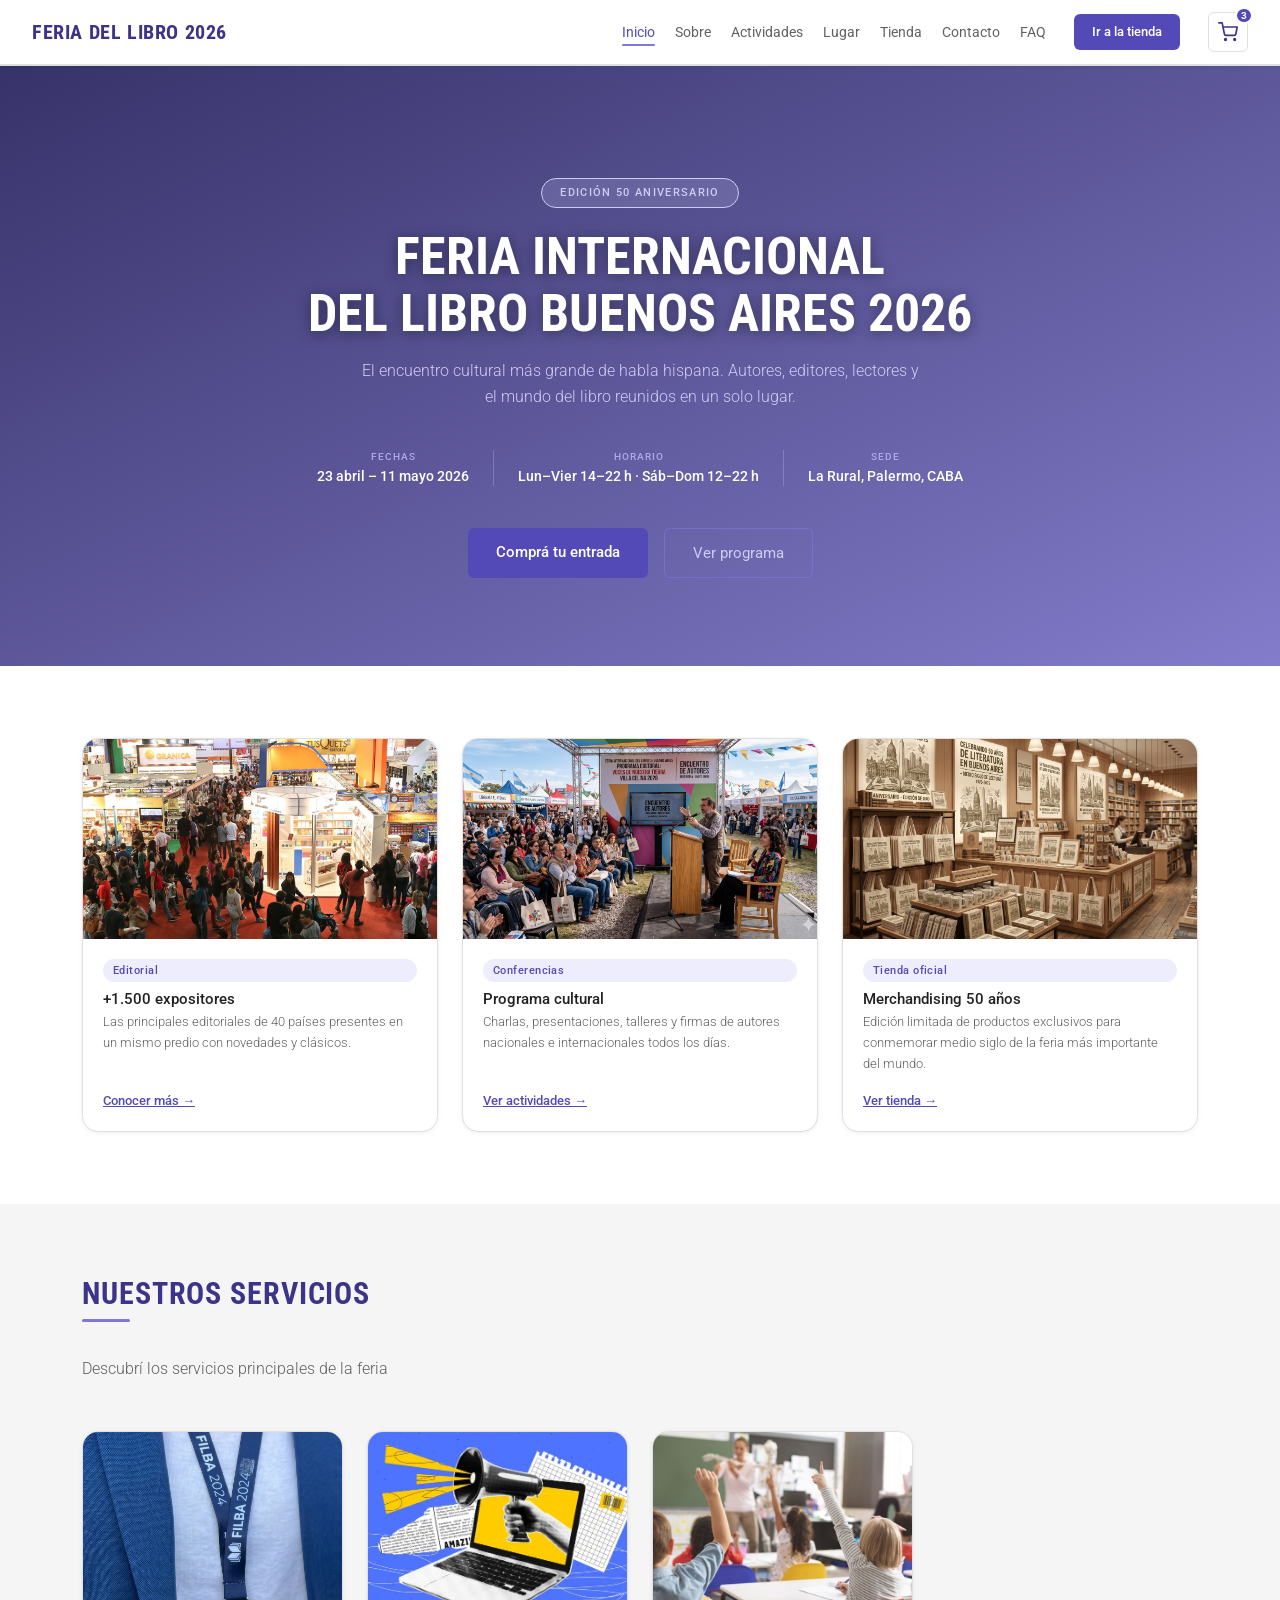
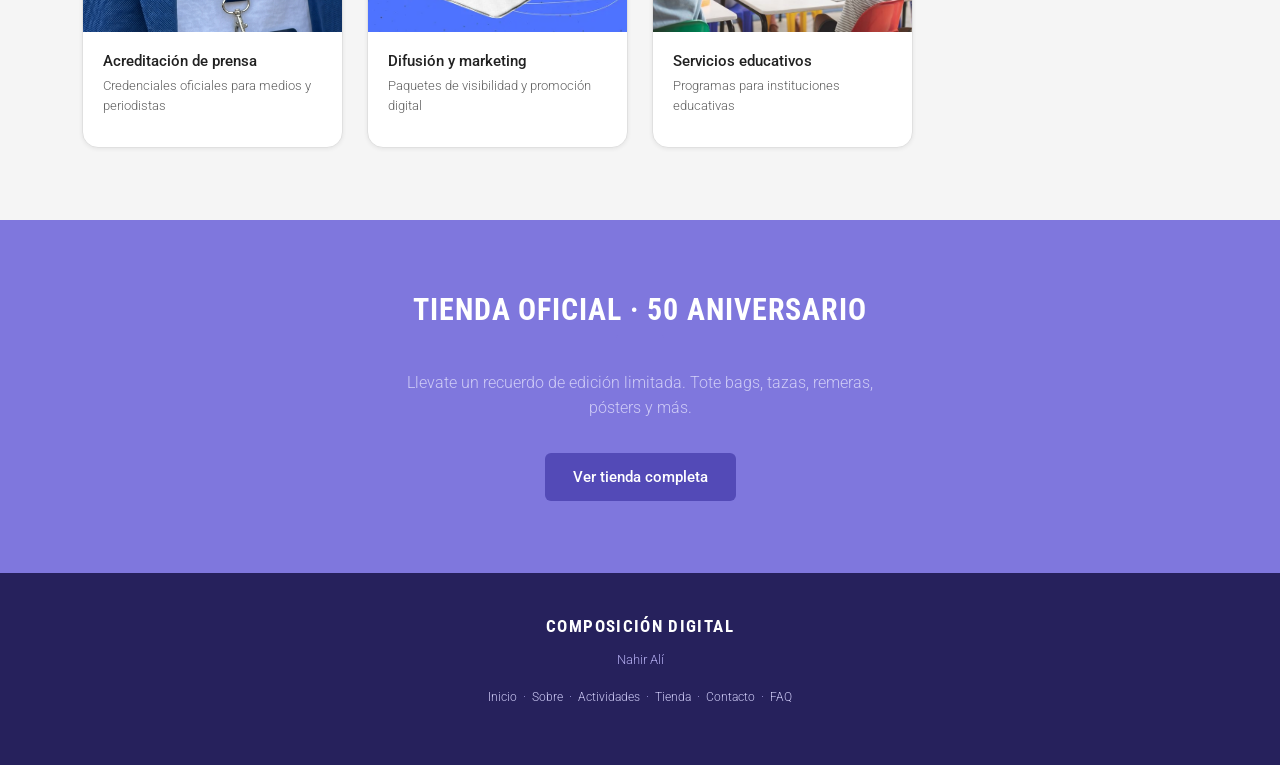
<file: index.html>
<!DOCTYPE html>
<html lang="es">
<head>
  <meta charset="UTF-8"/>
  <meta name="viewport" content="width=device-width, initial-scale=1.0"/>
  <title>Feria Internacional del Libro Buenos Aires 2026</title>
  <link href="https://fonts.googleapis.com/css2?family=Roboto:wght@300;400;500;700&family=Roboto+Condensed:wght@400;700&display=swap" rel="stylesheet"/>
  <link href="https://cdn.jsdelivr.net/npm/bootstrap@5.3.3/dist/css/bootstrap.min.css" rel="stylesheet"/>
  <link rel="stylesheet" href="styles.css"/>
</head>
<body>

<nav class="fl-nav">
  <input type="checkbox" id="nav-cb" class="fl-nav-cb"/>
  <div class="fl-nav-inner">
    <a class="fl-brand" href="index.html">Feria del Libro 2026</a>
    <label for="nav-cb" class="fl-hamburger" aria-label="Menú"><span></span><span></span><span></span></label>
    <div class="fl-nav-menu">
      <ul class="fl-nav-links">
        <li><a href="index.html" class="active">Inicio</a></li>
        <li><a href="sobre.html">Sobre</a></li>
        <li><a href="actividades.html">Actividades</a></li>
        <li><a href="lugar.html">Lugar</a></li>
        <li><a href="tienda.html">Tienda</a></li>
        <li><a href="contacto.html">Contacto</a></li>
        <li><a href="faq.html">FAQ</a></li>
      </ul>
      <a href="tienda.html" class="fl-btn-nav">Ir a la tienda</a>
      <a href="carrito.html" class="fl-cart-icon">
        <svg width="20" height="20" viewBox="0 0 24 24" fill="none" stroke="currentColor" stroke-width="2" stroke-linecap="round" stroke-linejoin="round"><circle cx="9" cy="21" r="1"/><circle cx="20" cy="21" r="1"/><path d="M1 1h4l2.68 13.39a2 2 0 0 0 2 1.61h9.72a2 2 0 0 0 2-1.61L23 6H6"/></svg>
        <span class="fl-cart-badge">3</span>
      </a>
    </div>
  </div>
  <div class="fl-nav-dropdown">
    <ul>
      <li><a href="index.html">Inicio</a></li>
      <li><a href="sobre.html">Sobre la feria</a></li>
      <li><a href="actividades.html">Actividades</a></li>
      <li><a href="lugar.html">Lugar</a></li>
      <li><a href="tienda.html">Tienda</a></li>
      <li><a href="contacto.html">Contacto</a></li>
      <li><a href="faq.html">FAQ</a></li>
    </ul>
    <a href="tienda.html" class="fl-btn-nav">Ir a la tienda</a>
  </div>
</nav>

<header class="fl-hero">
  <div class="fl-hero-overlay"></div>
  <div class="container-xl fl-hero-content">
    <span class="fl-hero-badge">Edición 50 Aniversario</span>
    <h1 class="fl-hero-title">Feria Internacional<br>del Libro Buenos Aires 2026</h1>
    <p class="fl-hero-desc">El encuentro cultural más grande de habla hispana. Autores, editores, lectores y el mundo del libro reunidos en un solo lugar.</p>
    <div class="fl-meta-bar">
      <div class="fl-meta-item"><span class="fl-meta-label">Fechas</span><span class="fl-meta-value">23 abril – 11 mayo 2026</span></div>
      <div class="fl-meta-sep"></div>
      <div class="fl-meta-item"><span class="fl-meta-label">Horario</span><span class="fl-meta-value">Lun–Vier 14–22 h · Sáb–Dom 12–22 h</span></div>
      <div class="fl-meta-sep"></div>
      <div class="fl-meta-item"><span class="fl-meta-label">Sede</span><span class="fl-meta-value">La Rural, Palermo, CABA</span></div>
    </div>
    <div class="d-flex gap-3 justify-content-center flex-wrap">
      <a href="tienda.html" class="fl-btn-primary">Comprá tu entrada</a>
      <a href="actividades.html" class="fl-btn-ghost">Ver programa</a>
    </div>
  </div>
</header>

<section class="fl-section">
  <div class="container-xl">
    <div class="row g-4">

      <div class="col-12 col-md-4">
        <div class="fl-card h-100">
          <div class="fl-card-img-wrap">
            <img src="./img/feria2.jpg" alt="Stands" class="fl-card-img" loading="lazy"/>
          </div>
          <div class="fl-card-body">
            <span class="fl-tag">Editorial</span>
            <h3 class="fl-card-title">+1.500 expositores</h3>
            <p class="fl-card-desc">Las principales editoriales de 40 países presentes en un mismo predio con novedades y clásicos.</p>
            <a href="sobre.html" class="fl-srv-more mt-auto">Conocer más →</a>
          </div>
        </div>
      </div>

      <div class="col-12 col-md-4">
        <div class="fl-card h-100">
          <div class="fl-card-img-wrap">
            <img src="./img/programa.png" alt="Charlas" class="fl-card-img" loading="lazy"/>
          </div>
          <div class="fl-card-body">
            <span class="fl-tag">Conferencias</span>
            <h3 class="fl-card-title">Programa cultural</h3>
            <p class="fl-card-desc">Charlas, presentaciones, talleres y firmas de autores nacionales e internacionales todos los días.</p>
            <a href="actividades.html" class="fl-srv-more mt-auto">Ver actividades →</a>
          </div>
        </div>
      </div>

      <div class="col-12 col-md-4">
        <div class="fl-card h-100">
          <div class="fl-card-img-wrap">
            <img src="./img/tienda.png" alt="Merch" class="fl-card-img" loading="lazy"/>
          </div>
          <div class="fl-card-body">
            <span class="fl-tag">Tienda oficial</span>
            <h3 class="fl-card-title">Merchandising 50 años</h3>
            <p class="fl-card-desc">Edición limitada de productos exclusivos para conmemorar medio siglo de la feria más importante del mundo.</p>
            <a href="tienda.html" class="fl-srv-more mt-auto">Ver tienda →</a>
          </div>
        </div>
      </div>

    </div>
  </div>
</section>

<section class="fl-section fl-bg-alt">
  <div class="container-xl">
    <h2 class="fl-section-title">Nuestros servicios</h2>
    <div class="fl-divider"></div>
    <p class="fl-lead mb-5">Descubrí los servicios principales de la feria</p>
    <div class="row g-4">

      <div class="col-12 col-sm-6 col-lg-3">
        <a href="sobre.html#srv-1" class="fl-srv-card">
          <div class="fl-srv-img-wrap">
            <img src="./img/prensa_.png" alt="Servicio 1" class="fl-srv-img" loading="lazy"/>
          </div>
          <div class="fl-srv-body">
            <h3 class="fl-srv-title">Acreditación de prensa</h3>
            <p class="fl-srv-short">Credenciales oficiales para medios y periodistas</p>
          </div>
        </a>
      </div>

      <div class="col-12 col-sm-6 col-lg-3">
        <a href="sobre.html#srv-2" class="fl-srv-card">
          <div class="fl-srv-img-wrap">
            <img src="./img/mkt.webp" alt="Servicio 2" class="fl-srv-img" loading="lazy"/>
          </div>
          <div class="fl-srv-body">
            <h3 class="fl-srv-title">Difusión y marketing</h3>
            <p class="fl-srv-short">Paquetes de visibilidad y promoción digital</p>
          </div>
        </a>
      </div>

      <div class="col-12 col-sm-6 col-lg-3">
        <a href="sobre.html#srv-3" class="fl-srv-card">
          <div class="fl-srv-img-wrap">
            <img src="./img/estudiantes.jpg" alt="Servicio 3" class="fl-srv-img" loading="lazy"/>
          </div>
          <div class="fl-srv-body">
            <h3 class="fl-srv-title">Servicios educativos</h3>
            <p class="fl-srv-short">Programas para instituciones educativas</p>
          </div>
        </a>
      </div>
    </div>
  </div>
</section>

<section class="fl-section fl-bg-dark">
  <div class="container-xl text-center">
    <h2 class="fl-section-title" style="color:var(--white)">Tienda oficial · 50 aniversario</h2>
    <div class="fl-divider mx-auto"></div>
    <p style="font-size:16px;font-weight:300;color:var(--p100);max-width:520px;margin:0 auto 2rem;">Llevate un recuerdo de edición limitada. Tote bags, tazas, remeras, pósters y más.</p>
    <a href="tienda.html" class="fl-btn-primary">Ver tienda completa</a>
  </div>
</section>

<footer class="fl-footer">
  <div class="container-xl">
    <span class="fl-footer-logo">Composición digital</span>
    <p class="mt-1">Nahir Alí</p>
    <p class="mt-3" style="font-size:12px;">
      <a href="index.html">Inicio</a> &nbsp;·&nbsp;
      <a href="sobre.html">Sobre</a> &nbsp;·&nbsp;
      <a href="actividades.html">Actividades</a> &nbsp;·&nbsp;
      <a href="tienda.html">Tienda</a> &nbsp;·&nbsp;
      <a href="contacto.html">Contacto</a> &nbsp;·&nbsp;
      <a href="faq.html">FAQ</a>
    </p>
  </div>
</footer>
</body>
</html>
</file>
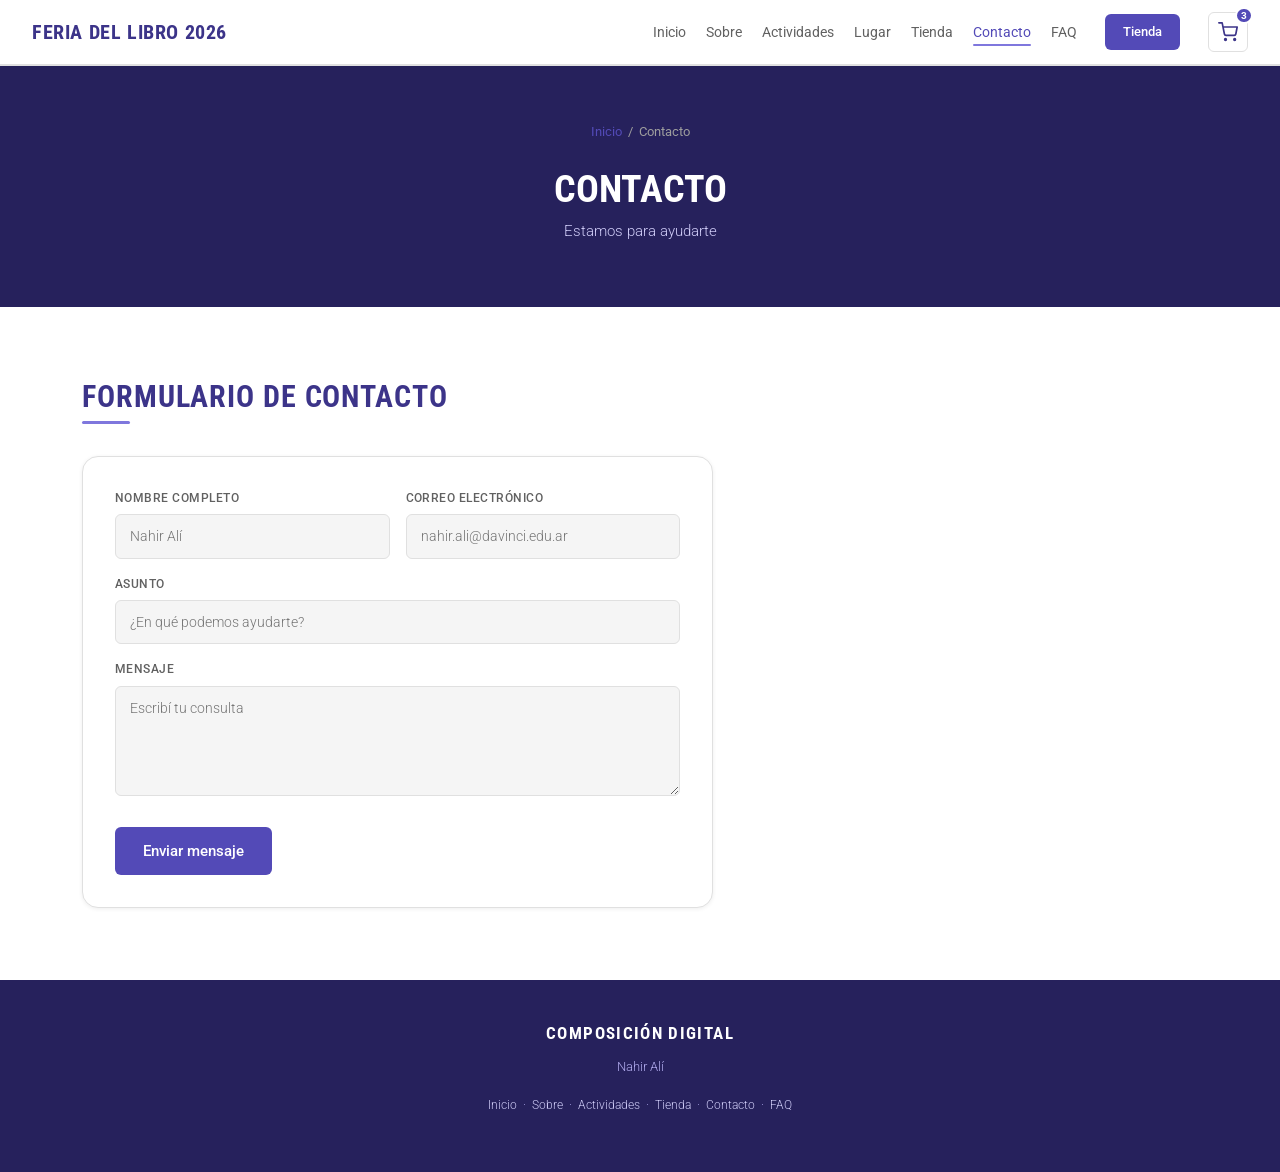
<file: contacto.html>
<!DOCTYPE html>
<html lang="es">
<head>
  <meta charset="UTF-8"/><meta name="viewport" content="width=device-width, initial-scale=1.0"/>
  <title>Contacto — Feria del Libro 2026</title>
  <link href="https://fonts.googleapis.com/css2?family=Roboto:wght@300;400;500;700&family=Roboto+Condensed:wght@400;700&display=swap" rel="stylesheet"/>
  <link href="https://cdn.jsdelivr.net/npm/bootstrap@5.3.3/dist/css/bootstrap.min.css" rel="stylesheet"/>
  <link rel="stylesheet" href="styles.css"/>
</head>
<body>
<nav class="fl-nav">
  <input type="checkbox" id="nav-cb" class="fl-nav-cb"/>
  <div class="fl-nav-inner">
    <a class="fl-brand" href="index.html">Feria del Libro 2026</a>
    <label for="nav-cb" class="fl-hamburger"><span></span><span></span><span></span></label>
    <div class="fl-nav-menu">
      <ul class="fl-nav-links">
        <li><a href="index.html">Inicio</a></li><li><a href="sobre.html">Sobre</a></li>
        <li><a href="actividades.html">Actividades</a></li><li><a href="lugar.html">Lugar</a></li>
        <li><a href="tienda.html">Tienda</a></li><li><a href="contacto.html" class="active">Contacto</a></li><li><a href="faq.html">FAQ</a></li>
      </ul>
      <a href="tienda.html" class="fl-btn-nav">Tienda</a>
      <a href="carrito.html" class="fl-cart-icon"><svg width="20" height="20" viewBox="0 0 24 24" fill="none" stroke="currentColor" stroke-width="2" stroke-linecap="round" stroke-linejoin="round"><circle cx="9" cy="21" r="1"/><circle cx="20" cy="21" r="1"/><path d="M1 1h4l2.68 13.39a2 2 0 0 0 2 1.61h9.72a2 2 0 0 0 2-1.61L23 6H6"/></svg><span class="fl-cart-badge">3</span></a>
    </div>
  </div>
  <div class="fl-nav-dropdown"><ul>
    <li><a href="index.html">Inicio</a></li><li><a href="sobre.html">Sobre la feria</a></li>
    <li><a href="actividades.html">Actividades</a></li><li><a href="lugar.html">Lugar</a></li>
    <li><a href="tienda.html">Tienda</a></li><li><a href="contacto.html">Contacto</a></li><li><a href="faq.html">FAQ</a></li>
  </ul><a href="tienda.html" class="fl-btn-nav">Ir a la tienda</a></div>
</nav>

<div class="fl-page-header">
  <div class="fl-page-header-content container-xl">
    <div class="fl-breadcrumb"><a href="index.html">Inicio</a><span>/</span>Contacto</div>
    <h1>Contacto</h1>
    <p>Estamos para ayudarte</p>
  </div>
</div>

<section class="fl-section">
  <div class="container-xl">
    <div class="row g-5">

      <div class="col-12 col-lg-7">
        <h2 class="fl-section-title">Formulario de contacto</h2>
        <div class="fl-divider"></div>
        <div style="background:var(--white);border:1px solid var(--g200);border-radius:var(--r-lg);padding:2rem;box-shadow:var(--sh-sm);">
          <form action="#" method="post">
            <div class="row g-3 mb-3">
              <div class="col-12 col-sm-6"><label class="fl-label" for="nombre">Nombre completo</label><input type="text" id="nombre" name="nombre" class="fl-input" placeholder="Nahir Alí" required/></div>
              <div class="col-12 col-sm-6"><label class="fl-label" for="email">Correo electrónico</label><input type="email" id="email" name="email" class="fl-input" placeholder="nahir.ali@davinci.edu.ar" required/></div>
            </div>
            <div class="mb-3"><label class="fl-label" for="asunto">Asunto</label><input type="text" id="asunto" name="asunto" class="fl-input" placeholder="¿En qué podemos ayudarte?"/></div>
            <div class="mb-4"><label class="fl-label" for="mensaje">Mensaje</label><textarea id="mensaje" name="mensaje" class="fl-input fl-textarea" placeholder="Escribí tu consulta" required></textarea></div>
            <button type="submit" class="fl-btn-primary">Enviar mensaje</button>
          </form>
        </div>
      </div>
    </div>
  </div>
</section>

<footer class="fl-footer">
  <div class="container-xl">
    <span class="fl-footer-logo">Composición digital</span>
    <p class="mt-1">Nahir Alí</p>
    <p class="mt-3" style="font-size:12px;">
      <a href="index.html">Inicio</a> &nbsp;·&nbsp;
      <a href="sobre.html">Sobre</a> &nbsp;·&nbsp;
      <a href="actividades.html">Actividades</a> &nbsp;·&nbsp;
      <a href="tienda.html">Tienda</a> &nbsp;·&nbsp;
      <a href="contacto.html">Contacto</a> &nbsp;·&nbsp;
      <a href="faq.html">FAQ</a>
    </p>
  </div>
</footer>
</body>
</html>
</file>
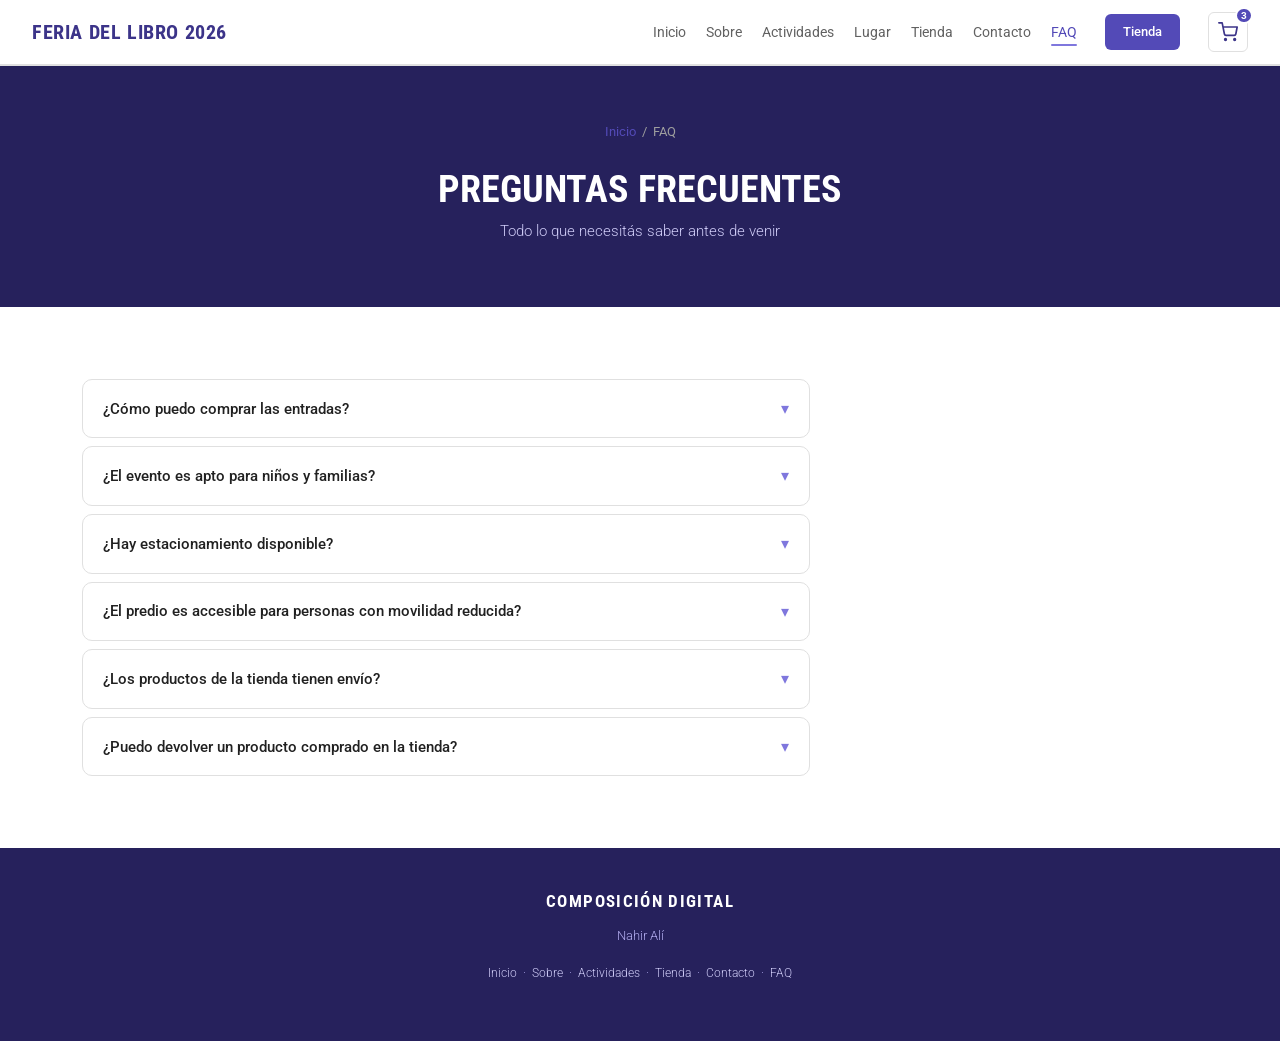
<file: faq.html>
<!DOCTYPE html>
<html lang="es">
<head>
  <meta charset="UTF-8"/><meta name="viewport" content="width=device-width, initial-scale=1.0"/>
  <title>FAQ — Feria del Libro 2026</title>
  <link href="https://fonts.googleapis.com/css2?family=Roboto:wght@300;400;500;700&family=Roboto+Condensed:wght@400;700&display=swap" rel="stylesheet"/>
  <link href="https://cdn.jsdelivr.net/npm/bootstrap@5.3.3/dist/css/bootstrap.min.css" rel="stylesheet"/>
  <link rel="stylesheet" href="styles.css"/>
</head>
<body>
<nav class="fl-nav">
  <input type="checkbox" id="nav-cb" class="fl-nav-cb"/>
  <div class="fl-nav-inner">
    <a class="fl-brand" href="index.html">Feria del Libro 2026</a>
    <label for="nav-cb" class="fl-hamburger"><span></span><span></span><span></span></label>
    <div class="fl-nav-menu">
      <ul class="fl-nav-links">
        <li><a href="index.html">Inicio</a></li><li><a href="sobre.html">Sobre</a></li>
        <li><a href="actividades.html">Actividades</a></li><li><a href="lugar.html">Lugar</a></li>
        <li><a href="tienda.html">Tienda</a></li><li><a href="contacto.html">Contacto</a></li>
        <li><a href="faq.html" class="active">FAQ</a></li>
      </ul>
      <a href="tienda.html" class="fl-btn-nav">Tienda</a>
      <a href="carrito.html" class="fl-cart-icon"><svg width="20" height="20" viewBox="0 0 24 24" fill="none" stroke="currentColor" stroke-width="2" stroke-linecap="round" stroke-linejoin="round"><circle cx="9" cy="21" r="1"/><circle cx="20" cy="21" r="1"/><path d="M1 1h4l2.68 13.39a2 2 0 0 0 2 1.61h9.72a2 2 0 0 0 2-1.61L23 6H6"/></svg><span class="fl-cart-badge">3</span></a>
    </div>
  </div>
  <div class="fl-nav-dropdown"><ul>
    <li><a href="index.html">Inicio</a></li><li><a href="sobre.html">Sobre la feria</a></li>
    <li><a href="actividades.html">Actividades</a></li><li><a href="lugar.html">Lugar</a></li>
    <li><a href="tienda.html">Tienda</a></li><li><a href="contacto.html">Contacto</a></li>
    <li><a href="faq.html">FAQ</a></li>
  </ul><a href="tienda.html" class="fl-btn-nav">Ir a la tienda</a></div>
</nav>

<div class="fl-page-header">
  <div class="fl-page-header-content container-xl">
    <div class="fl-breadcrumb"><a href="index.html">Inicio</a><span>/</span>FAQ</div>
    <h1>Preguntas frecuentes</h1>
    <p>Todo lo que necesitás saber antes de venir</p>
  </div>
</div>

<section class="fl-section">
  <div class="container-xl">
    <div class="row g-5">
      <div class="col-12 col-lg-8">
        <div class="fl-faq">

          <details class="fl-faq-item">
            <summary class="fl-faq-q">¿Cómo puedo comprar las entradas?</summary>
            <p class="fl-faq-a">Las entradas se adquieren a través de la web oficial o en boletería el día del evento. Se recomienda la compra anticipada para evitar filas, especialmente los fines de semana.</p>
          </details>

          <details class="fl-faq-item">
            <summary class="fl-faq-q">¿El evento es apto para niños y familias?</summary>
            <p class="fl-faq-a">Sí. La feria cuenta con el Rincón Infantil, un espacio especialmente diseñado para niños con actividades, cuentos y talleres. Los menores de 12 años no pagan entrada.</p>
          </details>

          <details class="fl-faq-item">
            <summary class="fl-faq-q">¿Hay estacionamiento disponible?</summary>
            <p class="fl-faq-a">Sí, La Rural cuenta con playa de estacionamiento paga. Se recomienda el transporte público; el subte línea D (Plaza Italia o Palermo) es la opción más conveniente.</p>
          </details>

          <details class="fl-faq-item">
            <summary class="fl-faq-q">¿El predio es accesible para personas con movilidad reducida?</summary>
            <p class="fl-faq-a">Sí. La Rural dispone de rampas, ascensores y accesos adaptados. Hay personal de orientación para asistir a quienes lo necesiten.</p>
          </details>

          <details class="fl-faq-item">
            <summary class="fl-faq-q">¿Los productos de la tienda tienen envío?</summary>
            <p class="fl-faq-a">El envío es gratuito para compras realizadas durante la feria con retiro en stand. Para envíos a domicilio fuera del predio se aplican tarifas según zona. Consultá en la <a href="tienda.html" style="color:var(--p600);">tienda</a>.</p>
          </details>

          <details class="fl-faq-item">
            <summary class="fl-faq-q">¿Puedo devolver un producto comprado en la tienda?</summary>
            <p class="fl-faq-a">Sí, aceptamos devoluciones dentro de los 30 días de la compra, siempre que el producto esté en condiciones originales y con su embalaje. Contactanos por mail para iniciar el proceso.</p>
          </details>

        </div>
      </div>
    </div>
  </div>
</section>

<footer class="fl-footer">
  <div class="container-xl">
    <span class="fl-footer-logo">Composición digital</span>
    <p class="mt-1">Nahir Alí</p>
    <p class="mt-3" style="font-size:12px;">
      <a href="index.html">Inicio</a> &nbsp;·&nbsp;
      <a href="sobre.html">Sobre</a> &nbsp;·&nbsp;
      <a href="actividades.html">Actividades</a> &nbsp;·&nbsp;
      <a href="tienda.html">Tienda</a> &nbsp;·&nbsp;
      <a href="contacto.html">Contacto</a> &nbsp;·&nbsp;
      <a href="faq.html">FAQ</a>
    </p>
  </div>
</footer>
</body>
</html>
</file>
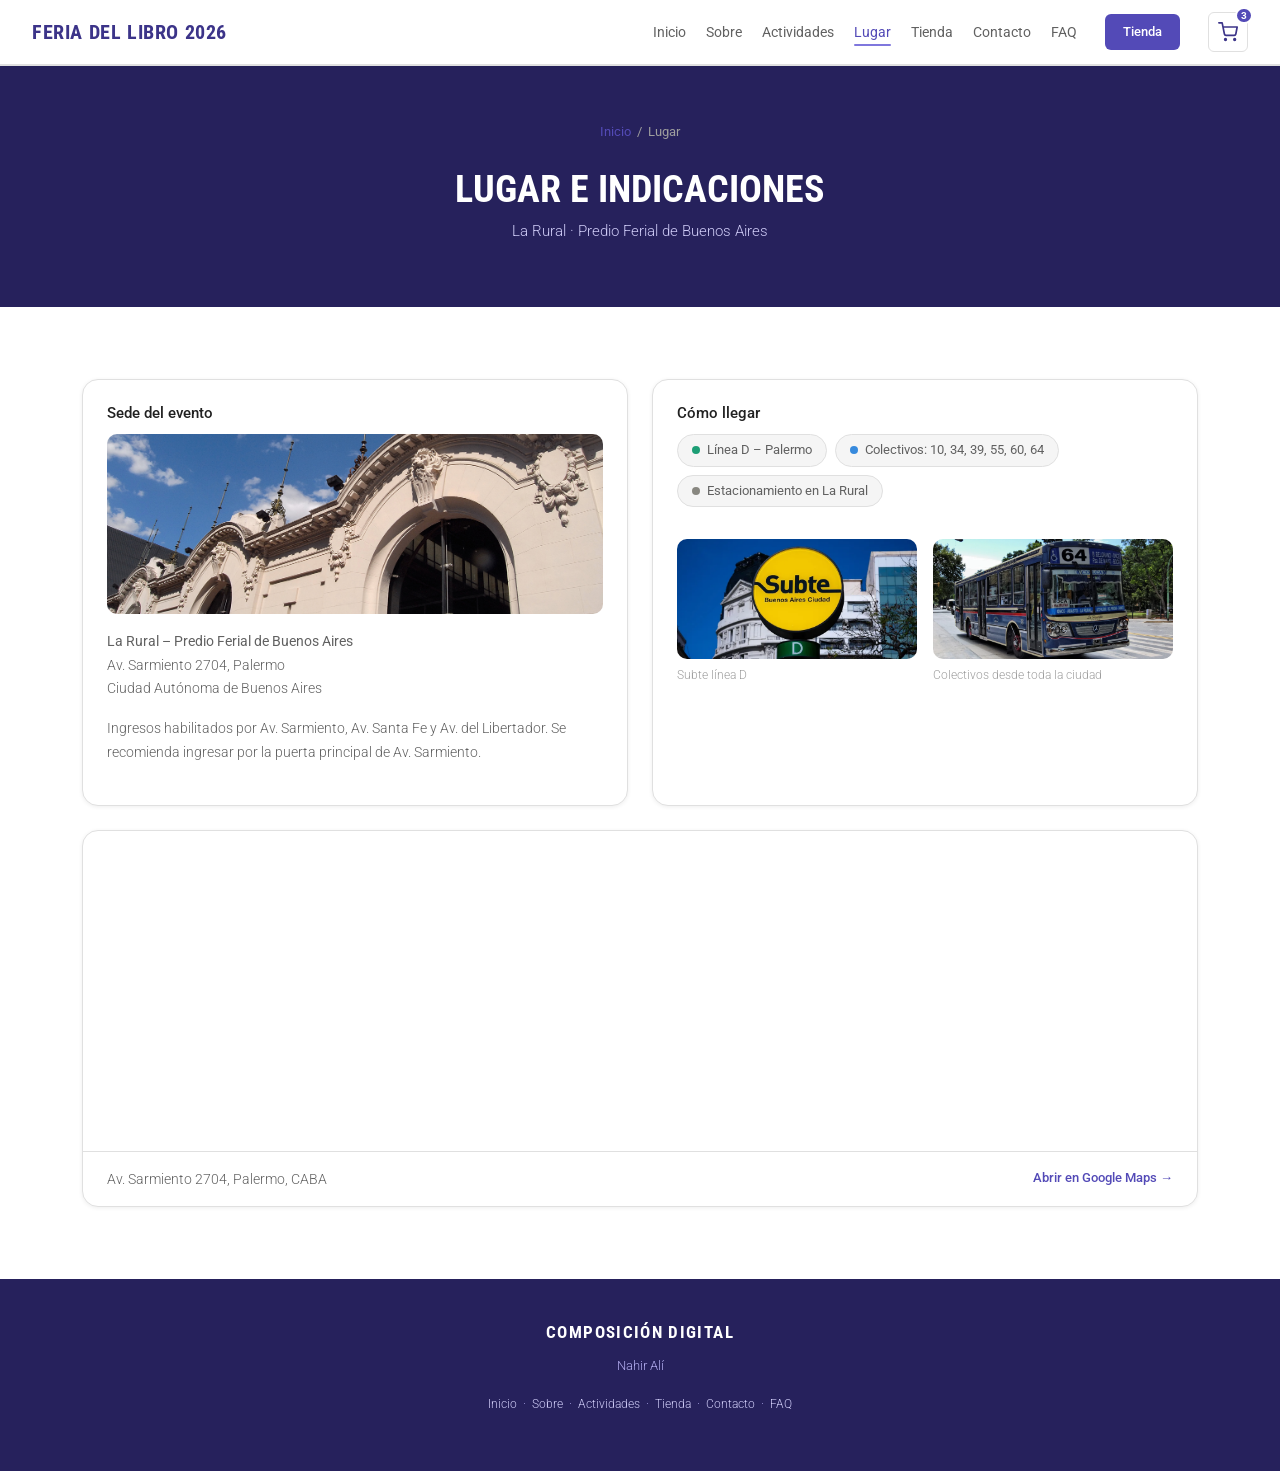
<file: lugar.html>
<!DOCTYPE html>
<html lang="es">
<head>
  <meta charset="UTF-8"/><meta name="viewport" content="width=device-width, initial-scale=1.0"/>
  <title>Lugar — Feria del Libro 2026</title>
  <link href="https://fonts.googleapis.com/css2?family=Roboto:wght@300;400;500;700&family=Roboto+Condensed:wght@400;700&display=swap" rel="stylesheet"/>
  <link href="https://cdn.jsdelivr.net/npm/bootstrap@5.3.3/dist/css/bootstrap.min.css" rel="stylesheet"/>
  <link rel="stylesheet" href="styles.css"/>
</head>
<body>
<nav class="fl-nav">
  <input type="checkbox" id="nav-cb" class="fl-nav-cb"/>
  <div class="fl-nav-inner">
    <a class="fl-brand" href="index.html">Feria del Libro 2026</a>
    <label for="nav-cb" class="fl-hamburger"><span></span><span></span><span></span></label>
    <div class="fl-nav-menu">
      <ul class="fl-nav-links">
        <li><a href="index.html">Inicio</a></li><li><a href="sobre.html">Sobre</a></li>
        <li><a href="actividades.html">Actividades</a></li><li><a href="lugar.html" class="active">Lugar</a></li>
        <li><a href="tienda.html">Tienda</a></li><li><a href="contacto.html">Contacto</a></li><li><a href="faq.html">FAQ</a></li>
      </ul>
      <a href="tienda.html" class="fl-btn-nav">Tienda</a>
      <a href="carrito.html" class="fl-cart-icon"><svg width="20" height="20" viewBox="0 0 24 24" fill="none" stroke="currentColor" stroke-width="2" stroke-linecap="round" stroke-linejoin="round"><circle cx="9" cy="21" r="1"/><circle cx="20" cy="21" r="1"/><path d="M1 1h4l2.68 13.39a2 2 0 0 0 2 1.61h9.72a2 2 0 0 0 2-1.61L23 6H6"/></svg><span class="fl-cart-badge">3</span></a>
    </div>
  </div>
  <div class="fl-nav-dropdown"><ul>
    <li><a href="index.html">Inicio</a></li><li><a href="sobre.html">Sobre la feria</a></li>
    <li><a href="actividades.html">Actividades</a></li><li><a href="lugar.html">Lugar</a></li>
    <li><a href="tienda.html">Tienda</a></li><li><a href="contacto.html">Contacto</a></li><li><a href="faq.html">FAQ</a></li>
  </ul><a href="tienda.html" class="fl-btn-nav">Ir a la tienda</a></div>
</nav>

<div class="fl-page-header">
  <div class="fl-page-header-content container-xl">
    <div class="fl-breadcrumb"><a href="index.html">Inicio</a><span>/</span>Lugar</div>
    <h1>Lugar e indicaciones</h1>
    <p>La Rural · Predio Ferial de Buenos Aires</p>
  </div>
</div>

<section class="fl-section">
  <div class="container-xl">
    <div class="row g-4 mb-4">
      <div class="col-12 col-md-6">
        <div class="fl-info-card h-100">
          <h3>Sede del evento</h3>
          <img src="./img/rural.jpg" alt="La Rural" style="width:100%;height:180px;object-fit:cover;border-radius:var(--r-md);margin-bottom:1rem;" loading="lazy"/>
          <p><strong>La Rural – Predio Ferial de Buenos Aires</strong><br>Av. Sarmiento 2704, Palermo<br>Ciudad Autónoma de Buenos Aires</p>
          <p class="mt-2">Ingresos habilitados por Av. Sarmiento, Av. Santa Fe y Av. del Libertador. Se recomienda ingresar por la puerta principal de Av. Sarmiento.</p>
        </div>
      </div>
      <div class="col-12 col-md-6">
        <div class="fl-info-card h-100">
          <h3>Cómo llegar</h3>
          <div class="fl-chips">
            <span class="fl-chip"><span class="fl-dot" style="background:#1D9E75;"></span>Línea D – Palermo</span>
            <span class="fl-chip"><span class="fl-dot" style="background:#378ADD;"></span>Colectivos: 10, 34, 39, 55, 60, 64</span>
            <span class="fl-chip"><span class="fl-dot" style="background:#888780;"></span>Estacionamiento en La Rural</span>
          </div>
          <div class="row g-3 mt-3">
            <div class="col-6">
              <img src="./img/subte.webp" alt="Subte" style="width:100%;height:120px;object-fit:cover;border-radius:var(--r-md);" loading="lazy"/>
              <p style="font-size:12px;color:var(--g500);margin-top:6px;">Subte línea D</p>
            </div>
            <div class="col-6">
              <img src="./img/bondi.webp" alt="Colectivo" style="width:100%;height:120px;object-fit:cover;border-radius:var(--r-md);" loading="lazy"/>
              <p style="font-size:12px;color:var(--g500);margin-top:6px;">Colectivos desde toda la ciudad</p>
            </div>
          </div>
        </div>
      </div>
    </div>
    <div class="fl-map-wrap">
      <iframe src="https://www.google.com/maps/embed?pb=!1m18!1m12!1m3!1d3284.7!2d-58.4198!3d-34.5765!2m3!1f0!2f0!3f0!3m2!1i1024!2i768!4f13.1!3m3!1m2!1s0x95bcb589f9a82f83%3A0xb1a31f9b69519f3f!2sLa%20Rural%20-%20Predio%20Ferial%20de%20Buenos%20Aires!5e0!3m2!1ses!2sar!4v1713000000000" allowfullscreen="" loading="lazy" referrerpolicy="no-referrer-when-downgrade" title="Mapa La Rural"></iframe>
      <div class="fl-map-footer"><span>Av. Sarmiento 2704, Palermo, CABA</span><a href="https://maps.google.com/?q=La+Rural+Buenos+Aires" target="_blank" rel="noopener">Abrir en Google Maps →</a></div>
    </div>
  </div>
</section>

<footer class="fl-footer">
  <div class="container-xl">
    <span class="fl-footer-logo">Composición digital</span>
    <p class="mt-1">Nahir Alí</p>
    <p class="mt-3" style="font-size:12px;">
      <a href="index.html">Inicio</a> &nbsp;·&nbsp;
      <a href="sobre.html">Sobre</a> &nbsp;·&nbsp;
      <a href="actividades.html">Actividades</a> &nbsp;·&nbsp;
      <a href="tienda.html">Tienda</a> &nbsp;·&nbsp;
      <a href="contacto.html">Contacto</a> &nbsp;·&nbsp;
      <a href="faq.html">FAQ</a>
    </p>
  </div>
</footer>
</body>
</html>
</file>
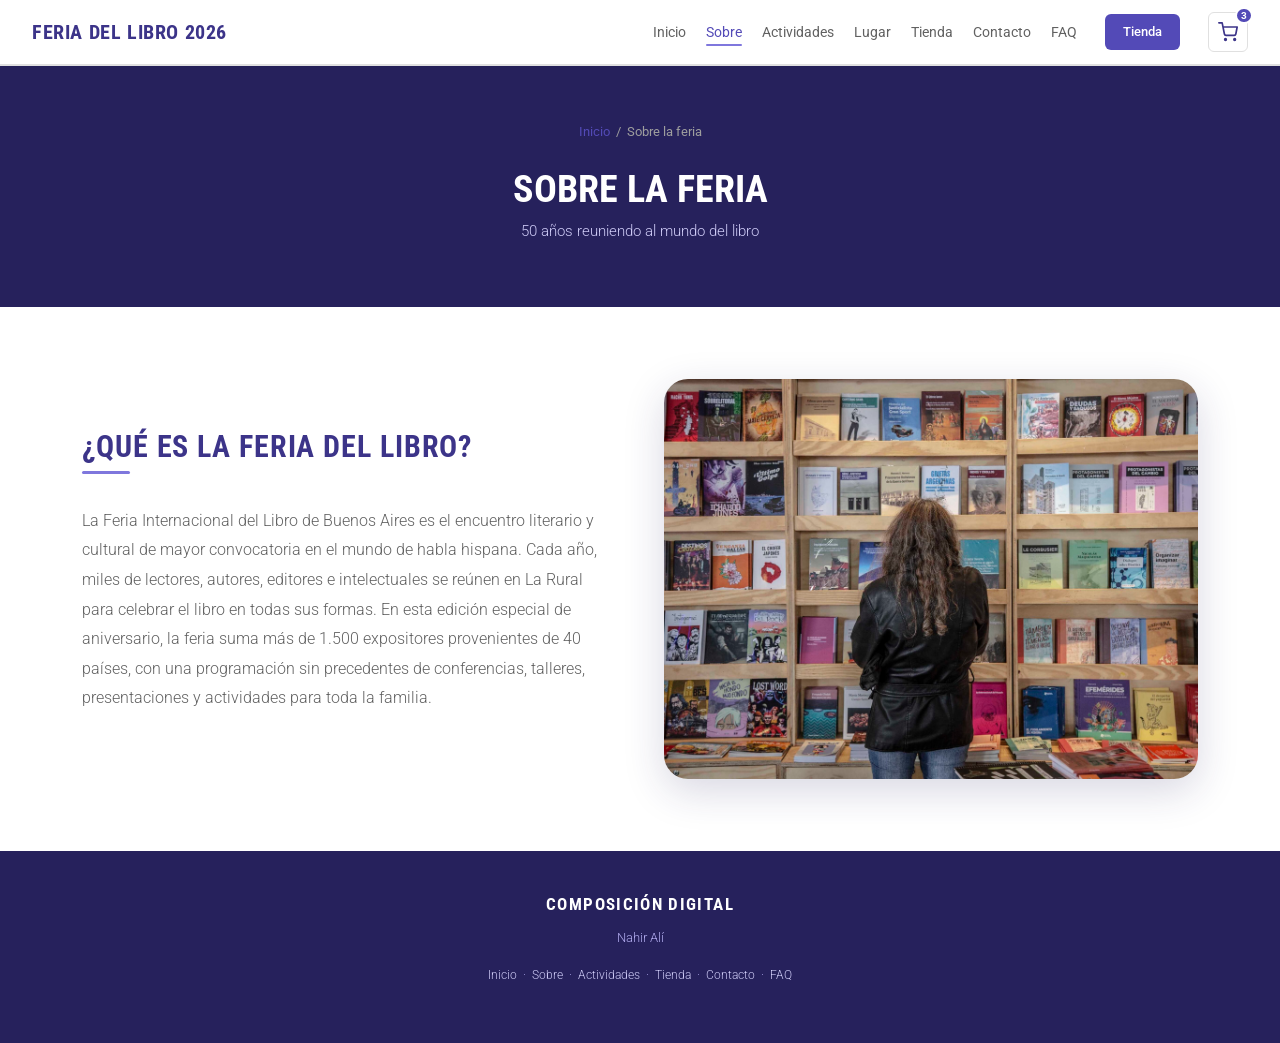
<file: sobre.html>
<!DOCTYPE html>
<html lang="es">
<head>
  <meta charset="UTF-8"/>
  <meta name="viewport" content="width=device-width, initial-scale=1.0"/>
  <title>Sobre la feria — Feria del Libro 2026</title>
  <link href="https://fonts.googleapis.com/css2?family=Roboto:wght@300;400;500;700&family=Roboto+Condensed:wght@400;700&display=swap" rel="stylesheet"/>
  <link href="https://cdn.jsdelivr.net/npm/bootstrap@5.3.3/dist/css/bootstrap.min.css" rel="stylesheet"/>
  <link rel="stylesheet" href="styles.css"/>
</head>
<body>
<nav class="fl-nav">
  <input type="checkbox" id="nav-cb" class="fl-nav-cb"/>
  <div class="fl-nav-inner">
    <a class="fl-brand" href="index.html">Feria del Libro 2026</a>
    <label for="nav-cb" class="fl-hamburger"><span></span><span></span><span></span></label>
    <div class="fl-nav-menu">
      <ul class="fl-nav-links">
        <li><a href="index.html">Inicio</a></li>
        <li><a href="sobre.html" class="active">Sobre</a></li>
        <li><a href="actividades.html">Actividades</a></li>
        <li><a href="lugar.html">Lugar</a></li>
        <li><a href="tienda.html">Tienda</a></li>
        <li><a href="contacto.html">Contacto</a></li>
        <li><a href="faq.html">FAQ</a></li>
      </ul>
      <a href="tienda.html" class="fl-btn-nav">Tienda</a>
      <a href="carrito.html" class="fl-cart-icon"><svg width="20" height="20" viewBox="0 0 24 24" fill="none" stroke="currentColor" stroke-width="2" stroke-linecap="round" stroke-linejoin="round"><circle cx="9" cy="21" r="1"/><circle cx="20" cy="21" r="1"/><path d="M1 1h4l2.68 13.39a2 2 0 0 0 2 1.61h9.72a2 2 0 0 0 2-1.61L23 6H6"/></svg><span class="fl-cart-badge">3</span></a>
    </div>
  </div>
  <div class="fl-nav-dropdown">
    <ul>
      <li><a href="index.html">Inicio</a></li><li><a href="sobre.html">Sobre la feria</a></li>
      <li><a href="actividades.html">Actividades</a></li><li><a href="lugar.html">Lugar</a></li>
      <li><a href="tienda.html">Tienda</a></li><li><a href="contacto.html">Contacto</a></li>
      <li><a href="faq.html">FAQ</a></li>
    </ul>
    <a href="tienda.html" class="fl-btn-nav">Ir a la tienda</a>
  </div>
</nav>

<div class="fl-page-header">
  <div class="fl-page-header-content container-xl">
    <div class="fl-breadcrumb"><a href="index.html">Inicio</a><span>/</span>Sobre la feria</div>
    <h1>Sobre la feria</h1>
    <p>50 años reuniendo al mundo del libro</p>
  </div>
</div>

<section class="fl-section">
  <div class="container-xl">
    <div class="row g-5 align-items-center">
      <div class="col-12 col-lg-6">
        <h2 class="fl-section-title">¿Qué es la Feria del Libro?</h2>
        <div class="fl-divider"></div>
        <p class="fl-lead mb-3">La Feria Internacional del Libro de Buenos Aires es el encuentro literario y cultural de mayor convocatoria en el mundo de habla hispana. Cada año, miles de lectores, autores, editores e intelectuales se reúnen en La Rural para celebrar el libro en todas sus formas.

En esta edición especial de aniversario, la feria suma más de 1.500 expositores provenientes de 40 países, con una programación sin precedentes de conferencias, talleres, presentaciones y actividades para toda la familia.</p>
      </div>
      <div class="col-12 col-lg-6">
        <div style="border-radius:var(--r-xl);overflow:hidden;box-shadow:var(--sh-lg);">
          <img src="./img/feria3.jpg" alt="La feria" style="width:100%;height:400px;object-fit:cover;" loading="lazy"/>
        </div>
      </div>
    </div>
  </div>
</section>

<footer class="fl-footer">
  <div class="container-xl">
    <span class="fl-footer-logo">Composición digital</span>
    <p class="mt-1">Nahir Alí</p>
    <p class="mt-3" style="font-size:12px;">
      <a href="index.html">Inicio</a> &nbsp;·&nbsp;
      <a href="sobre.html">Sobre</a> &nbsp;·&nbsp;
      <a href="actividades.html">Actividades</a> &nbsp;·&nbsp;
      <a href="tienda.html">Tienda</a> &nbsp;·&nbsp;
      <a href="contacto.html">Contacto</a> &nbsp;·&nbsp;
      <a href="faq.html">FAQ</a>
    </p>
  </div>
</footer>
</body>
</html>
</file>
<file: styles.css>
:root {
  --p900: #26215C;
  --p800: #3C3489;
  --p600: #534AB7;
  --p400: #7F77DD;
  --p200: #AFA9EC;
  --p100: #CECBF6;
  --p50:  #EEEDFE;

  --g50:  #FAFAFA;
  --g100: #F5F5F5;
  --g200: #E0E0E0;
  --g300: #BDBDBD;
  --g500: #9E9E9E;
  --g700: #616161;
  --g900: #212121;

  --green:    #2E7D32;
  --green-bg: #E8F5E9;
  --amber:    #E65100;
  --amber-bg: #FFF3E0;
  --red:      #B71C1C;
  --red-bg:   #FFEBEE;
  --white:    #FFFFFF;

  --font:  'Roboto', sans-serif;
  --fontc: 'Roboto Condensed', sans-serif;

  --r-sm: 6px;
  --r-md: 10px;
  --r-lg: 16px;
  --r-xl: 24px;

  --sh-sm: 0 1px 4px rgba(0,0,0,0.07);
  --sh-md: 0 4px 20px rgba(83,74,183,0.13);
  --sh-lg: 0 12px 40px rgba(38,33,92,0.18);

  --nav-h: 64px;
  --tr: 0.24s cubic-bezier(0.4,0,0.2,1);
}

/* RESET */
*, *::before, *::after { box-sizing: border-box; margin: 0; padding: 0; }
html { scroll-behavior: smooth; }
body { font-family: var(--font); font-size: 16px; color: var(--g900); background: var(--white); line-height: 1.6; }

/* NAV  */
.fl-nav-cb { display: none; }

.fl-nav {
  background: var(--white);
  border-bottom: 1px solid var(--g200);
  position: sticky; top: 0; z-index: 1000;
  box-shadow: var(--sh-sm);
}
.fl-nav-inner {
  display: flex; align-items: center;
  height: var(--nav-h); gap: 1rem;
  padding: 0 2rem;
  max-width: 1320px; margin: 0 auto;
  position: relative;
}
.fl-brand {
  font-family: var(--fontc); font-size: 20px; font-weight: 700;
  color: var(--p800); text-transform: uppercase;
  letter-spacing: 0.03em; text-decoration: none;
  white-space: nowrap; flex-shrink: 0;
  transition: color var(--tr);
}
.fl-brand:hover { color: var(--p600); }

/* Links */
.fl-nav-menu {
  display: flex; align-items: center;
  gap: 1.75rem; margin-left: auto;
}
.fl-nav-links { display: flex; list-style: none; gap: 20px; margin: 0; padding: 0; }
.fl-nav-links a {
  font-size: 14px; font-weight: 400; color: var(--g700);
  text-decoration: none; padding: 4px 0; position: relative;
  transition: color var(--tr);
}
.fl-nav-links a::after {
  content: ''; position: absolute; bottom: -2px; left: 0;
  width: 0; height: 2px; background: var(--p400);
  border-radius: 1px; transition: width var(--tr);
}
.fl-nav-links a:hover        { color: var(--p600); }
.fl-nav-links a:hover::after { width: 100%; }
.fl-nav-links a.active        { color: var(--p600); }
.fl-nav-links a.active::after { width: 100%; }

/* Botón CTA nav */
.fl-btn-nav {
  background: var(--p600); color: var(--white);
  font-family: var(--font); font-size: 13px; font-weight: 500;
  padding: 8px 18px; border-radius: var(--r-sm);
  text-decoration: none; white-space: nowrap;
  transition: background var(--tr), transform var(--tr);
}
.fl-btn-nav:hover { background: var(--p800); color: var(--white); transform: translateY(-1px); }

/* Ícono carrito en nav */
.fl-cart-icon {
  position: relative; display: inline-flex;
  align-items: center; justify-content: center;
  width: 40px; height: 40px;
  border-radius: var(--r-sm); border: 1.5px solid var(--g200);
  background: var(--white); color: var(--p800);
  text-decoration: none; flex-shrink: 0;
  transition: border-color var(--tr), background var(--tr), color var(--tr), transform var(--tr);
}
.fl-cart-icon:hover { border-color: var(--p400); background: var(--p50); color: var(--p600); transform: translateY(-1px); }
.fl-cart-badge {
  position: absolute; top: -6px; right: -6px;
  background: var(--p600); color: var(--white);
  font-size: 10px; font-weight: 700;
  min-width: 17px; height: 17px; border-radius: 99px;
  display: flex; align-items: center; justify-content: center;
  padding: 0 4px; border: 2px solid var(--white);
}

/* Menú hamburguesa */
.fl-hamburger {
  display: none; flex-direction: column; justify-content: center;
  gap: 5px; width: 38px; height: 38px;
  cursor: pointer; margin-left: auto; padding: 5px; flex-shrink: 0;
  border-radius: var(--r-sm);
  transition: background var(--tr);
}
.fl-hamburger:hover { background: var(--p50); }
.fl-hamburger span {
  display: block; height: 2px; width: 100%;
  background: var(--p800); border-radius: 2px;
  transform-origin: center;
  transition: transform 0.32s cubic-bezier(0.4,0,0.2,1),
              opacity   0.22s ease,
              width     0.32s ease;
}
/* Animación al abrir */
.fl-nav-cb:checked ~ .fl-nav-inner .fl-hamburger span:nth-child(1) { transform: translateY(7px) rotate(45deg); }
.fl-nav-cb:checked ~ .fl-nav-inner .fl-hamburger span:nth-child(2) { opacity: 0; width: 0; }
.fl-nav-cb:checked ~ .fl-nav-inner .fl-hamburger span:nth-child(3) { transform: translateY(-7px) rotate(-45deg); }

/* Menú móvil */
.fl-nav-dropdown {
  background: var(--white);            
  border-bottom: 1px solid var(--g200);
  box-shadow: 0 8px 24px rgba(38,33,92,0.10);
  max-height: 0; overflow: hidden;
  transition: max-height 0.38s cubic-bezier(0.4,0,0.2,1),
              padding    0.38s ease;
}
.fl-nav-cb:checked ~ .fl-nav-dropdown {
  max-height: 480px;
  padding: 1rem 2rem 1.5rem;
}
.fl-nav-dropdown ul {
  list-style: none; margin: 0; padding: 0;
  display: flex; flex-direction: column;
}
.fl-nav-dropdown li { border-bottom: 1px solid var(--g200); }
.fl-nav-dropdown li:last-child { border-bottom: none; }
.fl-nav-dropdown a {
  display: block; padding: 13px 0;
  font-size: 15px; font-weight: 400; color: var(--g900);  
  text-decoration: none;
  transition: color var(--tr), padding-left var(--tr);
}
.fl-nav-dropdown a:hover { color: var(--p600); padding-left: 6px; }
.fl-nav-dropdown .fl-btn-nav {
  display: block; text-align: center;
  margin-top: 14px; padding: 11px;
}

/* SECCIONES */
.fl-section     { padding: 4.5rem 0; }
.fl-bg-alt      { background: var(--g100); }
.fl-bg-dark     { background: var(--p400); }


.fl-section-title {
  font-family: var(--fontc); font-size: 30px; font-weight: 700;
  color: var(--p800); text-transform: uppercase;
  letter-spacing: 0.03em; margin-bottom: 0.4rem;
}
.fl-divider {
  width: 48px; height: 3px; background: var(--p400);
  border-radius: 2px; margin-bottom: 2rem;
}
.fl-lead { font-size: 16px; font-weight: 300; color: var(--g700); max-width: 760px; line-height: 1.85; }

/* HEADER */
.fl-page-header {
  background: var(--p900); padding: 3.5rem 0 3rem;
  text-align: center; position: relative; overflow: hidden;
}
.fl-page-header::before {
  content: ''; position: absolute; inset: 0;
  background: url('https://images.unsplash.com/photo-1512820790803-83ca734da794?w=1200&q=50') center/cover;
  opacity: 0.10;
}
.fl-page-header-content { position: relative; z-index: 1; }
.fl-page-header h1 {
  font-family: var(--fontc); font-size: 38px; font-weight: 700;
  color: var(--white); text-transform: uppercase; margin-bottom: 0.4rem;
}
.fl-page-header p { font-size: 15px; font-weight: 300; color: var(--p100); }


.fl-breadcrumb { font-size: 13px; color: var(--g500); margin-bottom: 1.5rem; }
.fl-breadcrumb a { color: var(--p600); text-decoration: none; }
.fl-breadcrumb a:hover { text-decoration: underline; }
.fl-breadcrumb span { margin: 0 6px; }

/* BOTONES */
.fl-btn-primary {
  background: var(--p600); color: var(--white);
  font-family: var(--font); font-size: 15px; font-weight: 500;
  padding: 12px 28px; border-radius: var(--r-sm); border: none;
  text-decoration: none; display: inline-block; cursor: pointer;
  transition: background var(--tr), transform var(--tr), box-shadow var(--tr);
}
.fl-btn-primary:hover { background: var(--p800); color: var(--white); transform: translateY(-2px); box-shadow: 0 6px 20px rgba(83,74,183,0.30); text-decoration: none; }

.fl-btn-outline {
  background: transparent; color: var(--p600);
  font-family: var(--font); font-size: 15px; font-weight: 500;
  padding: 11px 28px; border-radius: var(--r-sm); border: 1.5px solid var(--p400);
  text-decoration: none; display: inline-block; cursor: pointer;
  transition: background var(--tr), color var(--tr), transform var(--tr);
}
.fl-btn-outline:hover { background: var(--p50); color: var(--p800); border-color: var(--p600); transform: translateY(-1px); }

.fl-btn-ghost {
  background: transparent; color: var(--p100);
  font-family: var(--font); font-size: 15px; font-weight: 400;
  padding: 12px 28px; border-radius: var(--r-sm);
  border: 1px solid rgba(127,119,221,0.6);
  text-decoration: none; display: inline-block;
  transition: background var(--tr);
}
.fl-btn-ghost:hover { background: rgba(175,169,236,0.12); color: var(--white); text-decoration: none; }

/* ETIQUETAS */
.fl-tag { display: inline-block; background: var(--p50); color: var(--p600); font-size: 11px; font-weight: 500; padding: 3px 10px; border-radius: 99px; letter-spacing: 0.04em; }
.fl-status { display: inline-block; font-size: 12px; font-weight: 500; padding: 3px 12px; border-radius: 99px; }
.fl-ok       { background: var(--green-bg); color: var(--green); }
.fl-pending  { background: var(--amber-bg); color: var(--amber); }
.fl-cancel   { background: var(--red-bg);   color: var(--red);   }
.fl-shipped  { background: #E3F2FD; color: #0D47A1; }

/* INPUTS */
.fl-label { display: block; font-size: 12px; font-weight: 500; color: var(--g700); letter-spacing: 0.04em; text-transform: uppercase; margin-bottom: 6px; }
.fl-input {
  font-family: var(--font); font-size: 14px; font-weight: 300;
  width: 100%; padding: 10px 14px;
  border: 1px solid var(--g200); border-radius: var(--r-sm);
  background: var(--g100); color: var(--g900); outline: none;
  transition: border-color var(--tr), box-shadow var(--tr), background var(--tr);
}
.fl-input:focus { border-color: var(--p400); box-shadow: 0 0 0 3px rgba(127,119,221,0.14); background: var(--white); }
.fl-textarea { min-height: 110px; resize: vertical; }
.fl-select {
  appearance: none;
  background-image: url("data:image/svg+xml,%3Csvg xmlns='http://www.w3.org/2000/svg' width='12' height='12' viewBox='0 0 24 24' fill='none' stroke='%239E9E9E' stroke-width='2'%3E%3Cpath d='M6 9l6 6 6-6'/%3E%3C/svg%3E");
  background-repeat: no-repeat; background-position: right 12px center; padding-right: 36px;
}

/* TARJETAS */
.fl-card {
  background: var(--white); border: 1px solid var(--g200);
  border-radius: var(--r-lg); overflow: hidden;
  box-shadow: var(--sh-sm); display: flex; flex-direction: column;
  transition: box-shadow var(--tr), transform var(--tr);
}
.fl-card:hover { box-shadow: var(--sh-md); transform: translateY(-4px); }
.fl-card-img-wrap { width: 100%; height: 200px; overflow: hidden; }
.fl-card-img { width: 100%; height: 100%; object-fit: cover; transition: transform 0.4s; }
.fl-card:hover .fl-card-img { transform: scale(1.06); }
.fl-card-body { padding: 1.25rem; flex: 1; display: flex; flex-direction: column; }
.fl-card-title { font-size: 15px; font-weight: 500; color: var(--g900); margin: 8px 0 4px; }
.fl-card-time  { font-size: 13px; font-weight: 300; color: var(--g500); margin-bottom: 8px; }
.fl-card-desc  { font-size: 13px; font-weight: 300; color: var(--g700); line-height: 1.6; flex: 1; }

/* INFO TARJETAS */
.fl-info-card {
  background: var(--white); border: 1px solid var(--g200);
  border-radius: var(--r-lg); padding: 1.5rem; box-shadow: var(--sh-sm);
}
.fl-info-card h3 { font-size: 15px; font-weight: 500; margin-bottom: 12px; }
.fl-info-card p  { font-size: 14px; font-weight: 300; color: var(--g700); line-height: 1.7; }
.fl-chips { display: flex; flex-wrap: wrap; gap: 8px; margin-top: 8px; }
.fl-chip { display: inline-flex; align-items: center; gap: 7px; background: var(--g100); border: 1px solid var(--g200); border-radius: 99px; padding: 5px 14px; font-size: 13px; color: var(--g700); }
.fl-dot  { width: 8px; height: 8px; border-radius: 50%; flex-shrink: 0; display: inline-block; }

/* MAPA */
.fl-map-wrap { background: var(--white); border: 1px solid var(--g200); border-radius: var(--r-lg); overflow: hidden; box-shadow: var(--sh-sm); }
.fl-map-wrap iframe { width: 100%; height: 320px; border: none; display: block; }
.fl-map-footer { padding: 1rem 1.5rem; display: flex; justify-content: space-between; flex-wrap: wrap; gap: 8px; border-top: 1px solid var(--g200); font-size: 14px; font-weight: 300; color: var(--g700); }
.fl-map-footer a { font-size: 13px; font-weight: 500; color: var(--p600); text-decoration: none; }
.fl-map-footer a:hover { color: var(--p800); }

/* Target */
.fl-modal-wrap { display: none; position: fixed; inset: 0; z-index: 2000; align-items: center; justify-content: center; padding: 1rem; }
.fl-modal-wrap:target { display: flex; }
.fl-modal-overlay { position: absolute; inset: 0; background: rgba(38,33,92,0.65); backdrop-filter: blur(4px); -webkit-backdrop-filter: blur(4px); }
.fl-modal {
  position: relative; z-index: 1; background: var(--white);
  border-radius: var(--r-xl); width: 100%; max-width: 680px;
  max-height: 92vh; overflow-y: auto; box-shadow: var(--sh-lg);
  animation: modal-in 0.32s cubic-bezier(0.34,1.56,0.64,1) forwards;
}
@keyframes modal-in { from { opacity:0; transform: scale(0.90) translateY(24px); } to { opacity:1; transform: scale(1) translateY(0); } }
.fl-modal-close {
  position: absolute; top: 14px; right: 14px;
  width: 34px; height: 34px; background: rgba(255,255,255,0.95);
  border-radius: 50%; display: flex; align-items: center; justify-content: center;
  color: var(--g700); z-index: 2; box-shadow: var(--sh-sm);
  transition: background var(--tr), color var(--tr), transform var(--tr);
}
.fl-modal-close:hover { background: var(--p50); color: var(--p600); transform: rotate(90deg); }
.fl-modal-img { width: 100%; height: 240px; object-fit: cover; border-radius: var(--r-xl) var(--r-xl) 0 0; }
.fl-modal-body { padding: 1.75rem; }
.fl-modal-title { font-family: var(--fontc); font-size: 22px; font-weight: 700; color: var(--p800); margin: 8px 0 10px; text-transform: uppercase; }
.fl-modal-desc  { font-size: 14px; font-weight: 300; color: var(--g700); line-height: 1.75; margin-bottom: 1rem; }
.fl-modal-list  { padding-left: 1.25rem; margin-bottom: 1.25rem; }
.fl-modal-list li { font-size: 14px; font-weight: 300; color: var(--g700); margin-bottom: 5px; }
.fl-modal-list li::marker { color: var(--p400); }

/* POP UP PRODUCTO */
.fl-ppup-wrap { display: none; position: fixed; inset: 0; z-index: 2000; align-items: center; justify-content: center; padding: 1rem; }
.fl-ppup-wrap:target { display: flex; }
.fl-ppup-overlay { position: absolute; inset: 0; background: rgba(38,33,92,0.65); backdrop-filter: blur(4px); -webkit-backdrop-filter: blur(4px); }
.fl-ppup {
  position: relative; z-index: 1; background: var(--white);
  border-radius: var(--r-xl); width: 100%; max-width: 820px;
  max-height: 92vh; overflow-y: auto; box-shadow: var(--sh-lg);
  animation: modal-in 0.32s cubic-bezier(0.34,1.56,0.64,1) forwards;
}
.fl-ppup-close {
  position: absolute; top: 14px; right: 14px; width: 34px; height: 34px;
  background: rgba(255,255,255,0.95); border-radius: 50%;
  display: flex; align-items: center; justify-content: center;
  color: var(--g700); z-index: 3; box-shadow: var(--sh-sm);
  transition: background var(--tr), color var(--tr), transform var(--tr);
}
.fl-ppup-close:hover { background: var(--p50); color: var(--p600); transform: rotate(90deg); }
.fl-ppup-img-wrap { position: relative; height: 100%; min-height: 300px; overflow: hidden; border-radius: var(--r-xl) 0 0 var(--r-xl); }
.fl-ppup-img { width: 100%; height: 100%; object-fit: cover; }
.fl-ppup-body { padding: 2rem; }
.fl-ppup-title { font-family: var(--fontc); font-size: 24px; font-weight: 700; color: var(--p800); text-transform: uppercase; margin: 6px 0 4px; }
.fl-ppup-price { font-size: 22px; font-weight: 700; color: var(--p600); margin-bottom: 14px; }
.fl-ppup-desc  { font-size: 14px; font-weight: 300; color: var(--g700); line-height: 1.75; margin-bottom: 14px; }
.fl-ppup-specs { list-style: none; padding: 0; margin-bottom: 20px; }
.fl-ppup-specs li { font-size: 13px; font-weight: 300; color: var(--g700); padding: 5px 0; border-bottom: 1px solid var(--g200); }
.fl-ppup-specs li:last-child { border-bottom: none; }
.fl-ppup-specs strong { color: var(--g900); font-weight: 500; }
.fl-ppup-badge { position: absolute; top: 12px; left: 12px; background: var(--p600); color: var(--white); font-size: 10px; font-weight: 700; letter-spacing: 0.06em; text-transform: uppercase; padding: 4px 12px; border-radius: 99px; z-index: 1; }
.fl-ppup-badge.alt-amber { background: var(--amber); }
.fl-ppup-badge.alt-dark  { background: var(--g900); }

/* Control pop up */
.fl-qty-wrap { display: flex; flex-direction: column; gap: 6px; margin-bottom: 12px; }
.fl-qty-ctrl { display: inline-flex; align-items: center; border: 1px solid var(--g200); border-radius: var(--r-sm); overflow: hidden; width: fit-content; }
.fl-qty-btn  { width: 36px; height: 36px; border: none; background: var(--g100); color: var(--g900); font-size: 18px; display: flex; align-items: center; justify-content: center; cursor: pointer; transition: background var(--tr), color var(--tr); }
.fl-qty-btn:hover { background: var(--p50); color: var(--p600); }
.fl-qty-native {
  width: 56px; height: 36px; border: none;
  border-left: 1px solid var(--g200); border-right: 1px solid var(--g200);
  text-align: center; font-family: var(--font);
  font-size: 15px; font-weight: 500; color: var(--g900);
  background: var(--white); outline: none;
}
.fl-qty-native::-webkit-inner-spin-button { opacity: 1; height: 36px; }
.fl-ppup-ship { font-size: 12px; font-weight: 300; color: var(--g500); text-align: center; margin-top: 8px; }

/* TIENDA - TARJETAS - PRODUCTO */
.fl-prod-link {
  display: flex; flex-direction: column;
  background: var(--white); border: 1px solid var(--g200);
  border-radius: var(--r-lg); overflow: hidden;
  box-shadow: var(--sh-sm); text-decoration: none; height: 100%;
  transition: box-shadow var(--tr), transform var(--tr), border-color var(--tr);
}
.fl-prod-link:hover { box-shadow: var(--sh-md); transform: translateY(-5px); border-color: var(--p200); text-decoration: none; }
.fl-prod-img-wrap { position: relative; width: 100%; height: 220px; overflow: hidden; flex-shrink: 0; }
.fl-prod-img { width: 100%; height: 100%; object-fit: cover; transition: transform 0.45s cubic-bezier(0.4,0,0.2,1); }
.fl-prod-link:hover .fl-prod-img { transform: scale(1.08); }
.fl-prod-overlay { position: absolute; inset: 0; background: rgba(83,74,183,0.72); display: flex; align-items: center; justify-content: center; opacity: 0; transition: opacity var(--tr); }
.fl-prod-overlay span { color: var(--white); font-size: 14px; font-weight: 500; letter-spacing: 0.06em; border: 1.5px solid rgba(255,255,255,0.7); padding: 8px 22px; border-radius: var(--r-sm); transform: translateY(8px); transition: transform var(--tr); }
.fl-prod-link:hover .fl-prod-overlay { opacity: 1; }
.fl-prod-link:hover .fl-prod-overlay span { transform: translateY(0); }
.fl-prod-badge { position: absolute; top: 10px; left: 10px; background: var(--p600); color: var(--white); font-size: 10px; font-weight: 700; letter-spacing: 0.06em; text-transform: uppercase; padding: 3px 10px; border-radius: 99px; z-index: 1; }
.fl-prod-badge.b-amber { background: var(--amber); }
.fl-prod-badge.b-dark  { background: var(--g900); }
.fl-prod-body  { padding: 1rem 1.2rem 1.25rem; flex: 1; display: flex; flex-direction: column; }
.fl-prod-name  { font-size: 15px; font-weight: 500; color: var(--g900); margin: 8px 0 4px; }
.fl-prod-short { font-size: 12px; font-weight: 300; color: var(--g500); flex: 1; margin-bottom: 12px; }
.fl-prod-price { font-size: 18px; font-weight: 700; color: var(--p600); }

/* Filtros tienda */
.fl-filters-bar { background: var(--white); border-bottom: 1px solid var(--g200); padding: 14px 0; position: sticky; top: var(--nav-h); z-index: 90; }
.fl-filter-label { font-size: 12px; font-weight: 500; color: var(--g500); text-transform: uppercase; letter-spacing: 0.06em; white-space: nowrap; }
.fl-filter-chip { font-size: 13px; font-weight: 400; color: var(--g700); background: var(--g100); border: 1px solid var(--g200); border-radius: 99px; padding: 5px 16px; text-decoration: none; white-space: nowrap; transition: all var(--tr); }
.fl-filter-chip:hover { background: var(--p50); color: var(--p600); border-color: var(--p200); text-decoration: none; }
.fl-filter-active { background: var(--p600) !important; color: var(--white) !important; border-color: var(--p600) !important; }

/* CARRITO */
.fl-item-cb { display: none; }

/* Ítems por checkbox */
.fl-citem-1,.fl-citem-2,.fl-citem-3,.fl-citem-4 { display: grid; }
#ci1:not(:checked) ~ .fl-cart-region .fl-citem-1,
#ci2:not(:checked) ~ .fl-cart-region .fl-citem-2,
#ci3:not(:checked) ~ .fl-cart-region .fl-citem-3,
#ci4:not(:checked) ~ .fl-cart-region .fl-citem-4 { display: none; }
#ci1:not(:checked) ~ .fl-cart-region .fl-si-1,
#ci2:not(:checked) ~ .fl-cart-region .fl-si-2,
#ci3:not(:checked) ~ .fl-cart-region .fl-si-3,
#ci4:not(:checked) ~ .fl-cart-region .fl-si-4 { display: none; }

/* Vacío */
.fl-empty-cart { display: none; }
#ci1:not(:checked) ~ #ci2:not(:checked) ~ #ci3:not(:checked) ~ #ci4:not(:checked) ~ .fl-cart-region .fl-cart-table { display: none; }
#ci1:not(:checked) ~ #ci2:not(:checked) ~ #ci3:not(:checked) ~ #ci4:not(:checked) ~ .fl-cart-region .fl-empty-cart { display: flex; }
#ci1:not(:checked) ~ #ci2:not(:checked) ~ #ci3:not(:checked) ~ #ci4:not(:checked) ~ .fl-cart-region .fl-cart-actions { display: none; }
#ci1:not(:checked) ~ #ci2:not(:checked) ~ #ci3:not(:checked) ~ #ci4:not(:checked) ~ .fl-cart-region .fl-coupon { display: none; }
#ci1:not(:checked) ~ #ci2:not(:checked) ~ #ci3:not(:checked) ~ #ci4:not(:checked) ~ .fl-cart-region .fl-checkout-btn { display: none; }
#ci1:not(:checked) ~ #ci2:not(:checked) ~ #ci3:not(:checked) ~ #ci4:not(:checked) ~ .fl-cart-region .fl-empty-btn  { display: block; }
#ci1:not(:checked) ~ #ci2:not(:checked) ~ #ci3:not(:checked) ~ #ci4:not(:checked) ~ .fl-cart-region .fl-summary-items { display: none; }

.fl-empty-btn { display: none; }

.fl-cart-table { display: flex; flex-direction: column; border: 1px solid var(--g200); border-radius: var(--r-lg); overflow: hidden; background: var(--white); box-shadow: var(--sh-sm); margin-bottom: 1.5rem; }
.fl-citem {
  grid-template-columns: 90px 1fr 160px 110px;
  align-items: center; gap: 1.25rem;
  padding: 1.25rem 1.5rem; border-bottom: 1px solid var(--g200);
  transition: background var(--tr);
  animation: item-in 0.28s ease forwards;
}
@keyframes item-in { from { opacity:0; transform: translateX(-6px); } to { opacity:1; transform: translateX(0); } }
.fl-citem:last-child { border-bottom: none; }
.fl-citem:hover { background: var(--g50); }
.fl-citem-img { width: 90px; height: 90px; object-fit: cover; border-radius: var(--r-md); border: 1px solid var(--g200); transition: transform var(--tr); }
.fl-citem:hover .fl-citem-img { transform: scale(1.04); }
.fl-citem-name { font-size: 15px; font-weight: 500; color: var(--g900); margin: 4px 0 3px; }
.fl-citem-detail { font-size: 12px; font-weight: 300; color: var(--g500); margin-bottom: 10px; }
.fl-citem-remove {
  display: inline-flex; align-items: center; gap: 5px;
  font-size: 12px; font-weight: 500; color: var(--red);
  cursor: pointer; padding: 4px 10px; border-radius: var(--r-sm);
  border: 1px solid transparent; background: transparent; user-select: none;
  transition: background var(--tr), border-color var(--tr), transform var(--tr);
}
.fl-citem-remove:hover { background: var(--red-bg); border-color: #FFCDD2; transform: translateX(2px); }
.fl-citem-qty { display: flex; flex-direction: column; align-items: center; gap: 4px; }
.fl-qty-label-sm { font-size: 10px; font-weight: 500; color: var(--g500); text-transform: uppercase; letter-spacing: 0.06em; }
.fl-qty-wrap2 { border: 1.5px solid var(--g200); border-radius: var(--r-sm); overflow: hidden; background: var(--white); transition: border-color var(--tr), box-shadow var(--tr); }
.fl-qty-wrap2:focus-within { border-color: var(--p400); box-shadow: 0 0 0 3px rgba(127,119,221,0.14); }
.fl-qty-n2 { width: 80px; height: 40px; border: none; outline: none; text-align: center; font-family: var(--font); font-size: 15px; font-weight: 500; color: var(--g900); background: var(--white); padding: 0 4px; cursor: pointer; }
.fl-qty-n2::-webkit-inner-spin-button { opacity: 1; height: 40px; cursor: pointer; }
.fl-unit-price { font-size: 11px; font-weight: 300; color: var(--g500); }
.fl-price-col { display: flex; flex-direction: column; align-items: flex-end; gap: 2px; }
.fl-price-lbl { font-size: 10px; font-weight: 500; color: var(--g500); text-transform: uppercase; letter-spacing: 0.05em; }
.fl-price-val { font-size: 17px; font-weight: 700; color: var(--p600); }

/* Carrito vacío visual */
.fl-empty-cart { flex-direction: column; align-items: center; text-align: center; padding: 3rem; background: var(--white); border: 1px solid var(--g200); border-radius: var(--r-lg); box-shadow: var(--sh-sm); margin-bottom: 1.5rem; animation: item-in 0.3s ease; }
.fl-empty-icon { width: 80px; height: 80px; background: var(--p50); border-radius: 50%; display: flex; align-items: center; justify-content: center; margin-bottom: 1.25rem; color: var(--p400); }
.fl-empty-title { font-family: var(--fontc); font-size: 20px; font-weight: 700; color: var(--p800); text-transform: uppercase; margin-bottom: 8px; }
.fl-empty-sub { font-size: 14px; font-weight: 300; color: var(--g700); max-width: 320px; line-height: 1.6; }

/* Resumen carrito */
.fl-cart-summary { background: var(--white); border: 1px solid var(--g200); border-radius: var(--r-lg); padding: 1.75rem; box-shadow: var(--sh-sm); position: sticky; top: calc(var(--nav-h) + 1rem); }
.fl-summary-title { font-family: var(--fontc); font-size: 17px; font-weight: 700; color: var(--p800); text-transform: uppercase; margin-bottom: 1.25rem; }
.fl-summary-items { display: flex; flex-direction: column; gap: 0; }
.fl-si { display: flex; justify-content: space-between; align-items: center; padding: 7px 0; border-bottom: 1px solid var(--g200); gap: 8px; }
.fl-si:last-child { border-bottom: none; }
.fl-si-name { font-size: 13px; font-weight: 300; color: var(--g700); flex: 1; min-width: 0; overflow: hidden; text-overflow: ellipsis; white-space: nowrap; }
.fl-si-price { font-size: 13px; font-weight: 700; color: var(--p600); white-space: nowrap; }
.fl-summary-row { display: flex; justify-content: space-between; align-items: center; font-size: 13px; font-weight: 300; color: var(--g700); padding: 8px 0; border-bottom: 1px solid var(--g200); }
.fl-free-badge { font-size: 11px; font-weight: 500; color: var(--green); background: var(--green-bg); padding: 2px 10px; border-radius: 99px; }
.fl-summary-divider { height: 1px; background: var(--g200); margin: 6px 0; }
.fl-summary-total { display: flex; justify-content: space-between; align-items: center; font-size: 18px; font-weight: 700; color: var(--g900); padding: 10px 0; }
.fl-summary-note { font-size: 11px; font-weight: 300; color: var(--g500); line-height: 1.5; text-align: center; margin-top: 6px; }
.fl-pay-logos { display: flex; gap: 6px; justify-content: center; flex-wrap: wrap; margin-top: 12px; }
.fl-pay-sm { font-size: 10px; font-weight: 700; padding: 3px 8px; border-radius: 4px; }
.fl-pay-sm.visa { background:#1a1f71; color:#fff; }
.fl-pay-sm.mc   { background:#EB001B; color:#fff; }
.fl-pay-sm.amex { background:#007BC1; color:#fff; }
.fl-pay-sm.mp   { background:#009EE3; color:#fff; }
.fl-secure-note { font-size: 11px; font-weight: 300; color: var(--g500); text-align: center; margin-top: 6px; }
.fl-orders-link { display: block; text-align: center; font-size: 13px; font-weight: 500; color: var(--p600); text-decoration: none; margin-top: 12px; }
.fl-orders-link:hover { color: var(--p800); text-decoration: underline; }

/* Checkout */
.fl-steps { display: flex; align-items: center; justify-content: center; gap: 0; margin-bottom: 2.5rem; }
.fl-step  { display: flex; flex-direction: column; align-items: center; gap: 6px; }
.fl-step-circle { width: 36px; height: 36px; border-radius: 50%; border: 2px solid var(--g200); background: var(--white); color: var(--g500); font-size: 13px; font-weight: 700; display: flex; align-items: center; justify-content: center; z-index: 1; transition: all var(--tr); }
.fl-step.active .fl-step-circle { background: var(--p600); border-color: var(--p600); color: var(--white); box-shadow: 0 0 0 4px rgba(83,74,183,0.18); }
.fl-step.done   .fl-step-circle { background: var(--green); border-color: var(--green); color: var(--white); }
.fl-step-label  { font-size: 11px; font-weight: 500; color: var(--g500); text-transform: uppercase; letter-spacing: 0.06em; white-space: nowrap; }
.fl-step.active .fl-step-label { color: var(--p600); }
.fl-step.done   .fl-step-label { color: var(--green); }
.fl-step-line   { flex: 1; min-width: 60px; height: 2px; background: var(--g200); margin-bottom: 22px; }
.fl-step-line.done { background: var(--green); }

/* Checkout paneles */
.fl-step-panel { display: none; }
.fl-step-panel:target { display: block; }
.fl-checkout-card { background: var(--white); border: 1px solid var(--g200); border-radius: var(--r-lg); padding: 2rem; box-shadow: var(--sh-sm); }
.fl-checkout-title { font-family: var(--fontc); font-size: 20px; font-weight: 700; color: var(--p800); text-transform: uppercase; margin-bottom: 1.5rem; display: flex; align-items: center; gap: 12px; }
.fl-step-num { display: inline-flex; align-items: center; justify-content: center; width: 32px; height: 32px; border-radius: 50%; background: var(--p600); color: var(--white); font-size: 14px; font-weight: 700; flex-shrink: 0; }
.fl-section-sep { font-size: 12px; font-weight: 500; color: var(--g500); text-transform: uppercase; letter-spacing: 0.08em; padding: 8px 0 4px; border-bottom: 1px solid var(--g200); margin-bottom: 4px; display: block; }
.fl-checkout-actions { display: flex; justify-content: space-between; align-items: center; flex-wrap: wrap; gap: 12px; }

/* Método de pago */
.fl-pay-methods { display: flex; flex-direction: column; gap: 8px; margin-bottom: 1.5rem; }
.fl-pay-method input { display: none; }
.fl-pay-method-card { display: flex; align-items: center; gap: 12px; padding: 12px 16px; border: 1.5px solid var(--g200); border-radius: var(--r-md); font-size: 14px; font-weight: 400; color: var(--g900); cursor: pointer; transition: all var(--tr); }
.fl-pay-method:hover .fl-pay-method-card { border-color: var(--p400); background: var(--p50); }
.fl-pay-method input:checked + .fl-pay-method-card { border-color: var(--p600); background: var(--p50); color: var(--p800); box-shadow: 0 0 0 3px rgba(83,74,183,0.10); }
.fl-input-mono { font-family: monospace; font-size: 16px; letter-spacing: 0.1em; }

/* Resumen checkout */
.fl-order-mini { background: var(--g100); border: 1px solid var(--g200); border-radius: var(--r-lg); padding: 1.5rem; position: sticky; top: calc(var(--nav-h) + 1rem); }
.fl-order-mini-title { font-family: var(--fontc); font-size: 15px; font-weight: 700; color: var(--p800); text-transform: uppercase; margin-bottom: 1rem; }
.fl-omini-item { display: flex; align-items: center; gap: 12px; padding: 8px 0; border-bottom: 1px solid var(--g200); }
.fl-omini-item:last-of-type { border-bottom: none; }
.fl-omini-item img { width: 48px; height: 48px; object-fit: cover; border-radius: var(--r-sm); flex-shrink: 0; }
.fl-omini-item > div { flex: 1; }
.fl-omini-item > div span  { display: block; font-size: 13px; font-weight: 500; color: var(--g900); }
.fl-omini-item > div small { font-size: 12px; font-weight: 300; color: var(--g500); }
.fl-omini-item > b  { font-size: 14px; font-weight: 700; color: var(--p600); white-space: nowrap; }
.fl-omini-divider   { height: 1px; background: var(--g200); margin: 10px 0; }
.fl-omini-total     { display: flex; justify-content: space-between; font-size: 16px; font-weight: 700; color: var(--g900); }

/* Review */
.fl-review-block { border: 1px solid var(--g200); border-radius: var(--r-md); padding: 1rem 1.25rem; margin-bottom: 1rem; }
.fl-review-header { display: flex; justify-content: space-between; margin-bottom: 8px; }
.fl-review-header span { font-size: 12px; font-weight: 500; color: var(--g900); text-transform: uppercase; letter-spacing: 0.06em; }
.fl-review-header a { font-size: 12px; color: var(--p600); text-decoration: none; font-weight: 500; }
.fl-review-header a:hover { text-decoration: underline; }
.fl-review-block p { font-size: 14px; font-weight: 300; color: var(--g700); margin-bottom: 2px; }
.fl-review-total { background: var(--g100); border-radius: var(--r-md); padding: 1rem 1.25rem; margin: 1rem 0; }
.fl-review-row { display: flex; justify-content: space-between; font-size: 14px; font-weight: 300; color: var(--g700); padding: 4px 0; }
.fl-review-grand { font-size: 18px; font-weight: 700; color: var(--g900); border-top: 1px solid var(--g200); margin-top: 8px; padding-top: 12px; }
.fl-terms { margin: 1rem 0; }
.fl-terms label { display: flex; align-items: flex-start; gap: 10px; cursor: pointer; font-size: 13px; font-weight: 300; color: var(--g700); }
.fl-terms input { margin-top: 3px; accent-color: var(--p600); }
.fl-terms a { color: var(--p600); }
.fl-btn-confirm { background: var(--green) !important; }
.fl-btn-confirm:hover { background: #1b5e20 !important; }

/* Confirmación */
.fl-confirm-section { padding: 4rem 0 5rem; background: var(--g100); min-height: 80vh; }
.fl-confirm-box { background: var(--white); border: 1px solid var(--g200); border-radius: var(--r-xl); padding: 3rem 2.5rem; max-width: 680px; margin: 0 auto; box-shadow: var(--sh-lg); text-align: center; }
.fl-confirm-icon { margin: 0 auto 1.5rem; width: 80px; height: 80px; }
.fl-checkmark { width: 80px; height: 80px; border-radius: 50%; display: block; stroke-width: 2; stroke: var(--green); stroke-miterlimit: 10; }
.fl-checkmark-circle { stroke-dasharray: 166; stroke-dashoffset: 166; stroke-width: 2; stroke-miterlimit: 10; stroke: var(--green); fill: var(--green-bg); animation: sc-circle 0.6s cubic-bezier(0.65,0,0.45,1) forwards; }
.fl-checkmark-check  { transform-origin: 50% 50%; stroke-dasharray: 48; stroke-dashoffset: 48; stroke: var(--green); animation: sc-check  0.4s cubic-bezier(0.65,0,0.45,1) 0.5s forwards; }
@keyframes sc-circle { to { stroke-dashoffset: 0; } }
@keyframes sc-check  { to { stroke-dashoffset: 0; } }
.fl-confirm-title { font-family: var(--fontc); font-size: 30px; font-weight: 700; color: var(--green); text-transform: uppercase; margin-bottom: 8px; }
.fl-confirm-sub { font-size: 15px; font-weight: 300; color: var(--g700); max-width: 440px; margin: 0 auto 1.5rem; }
.fl-confirm-order-num { display: inline-block; background: var(--p50); color: var(--p800); font-size: 14px; font-weight: 500; padding: 8px 20px; border-radius: 99px; border: 1px solid var(--p100); margin-bottom: 2rem; }
.fl-confirm-summary { background: var(--g100); border: 1px solid var(--g200); border-radius: var(--r-lg); padding: 1.25rem; text-align: left; margin-bottom: 1.5rem; }
.fl-confirm-summary-title { font-size: 12px; font-weight: 500; color: var(--g700); text-transform: uppercase; letter-spacing: 0.06em; margin-bottom: 12px; }
.fl-confirm-info-grid { display: grid; grid-template-columns: 1fr 1fr; gap: 12px; margin-bottom: 2rem; text-align: left; }
.fl-confirm-info-card { background: var(--g100); border: 1px solid var(--g200); border-radius: var(--r-md); padding: 1rem; }
.fl-confirm-info-label { display: block; font-size: 11px; font-weight: 500; color: var(--g500); text-transform: uppercase; letter-spacing: 0.06em; margin-bottom: 6px; }
.fl-confirm-info-value { font-size: 13px; font-weight: 300; color: var(--g900); line-height: 1.5; }
.fl-confirm-actions { display: flex; gap: 12px; justify-content: center; flex-wrap: wrap; }

/* Pedidos */
.fl-stat-card { background: var(--white); border: 1px solid var(--g200); border-radius: var(--r-lg); padding: 1.25rem; text-align: center; box-shadow: var(--sh-sm); transition: box-shadow var(--tr), transform var(--tr); }
.fl-stat-card:hover { box-shadow: var(--sh-md); transform: translateY(-2px); }
.fl-stat-num { display: block; font-family: var(--fontc); font-size: 26px; font-weight: 700; color: var(--p600); }
.fl-stat-label { font-size: 12px; font-weight: 300; color: var(--g500); text-transform: uppercase; letter-spacing: 0.05em; }
.fl-order-card { background: var(--white); border: 1px solid var(--g200); border-radius: var(--r-lg); overflow: hidden; box-shadow: var(--sh-sm); transition: box-shadow var(--tr); }
.fl-order-card:hover { box-shadow: var(--sh-md); }
.fl-order-header { display: flex; align-items: center; justify-content: space-between; padding: 1rem 1.5rem; background: var(--g100); border-bottom: 1px solid var(--g200); flex-wrap: wrap; gap: 8px; }
.fl-order-id   { font-family: monospace; font-size: 14px; font-weight: 600; color: var(--p600); }
.fl-order-date { font-size: 13px; font-weight: 300; color: var(--g500); }
.fl-order-items { padding: 1rem 1.5rem; display: flex; flex-direction: column; }
.fl-oi { display: flex; align-items: center; gap: 12px; padding: 8px 0; border-bottom: 1px solid var(--g200); }
.fl-oi:last-child { border-bottom: none; }
.fl-oi img { width: 52px; height: 52px; object-fit: cover; border-radius: var(--r-sm); flex-shrink: 0; }
.fl-oi > div { flex: 1; }
.fl-oi > div span  { display: block; font-size: 14px; font-weight: 500; color: var(--g900); }
.fl-oi > div small { font-size: 12px; font-weight: 300; color: var(--g500); }
.fl-order-footer { display: flex; align-items: center; justify-content: space-between; padding: 1rem 1.5rem; border-top: 1px solid var(--g200); background: var(--g100); flex-wrap: wrap; gap: 12px; }
.fl-order-total { font-size: 15px; font-weight: 700; color: var(--g900); }
.fl-order-actions { display: flex; gap: 8px; flex-wrap: wrap; }
.fl-btn-sm { font-family: var(--font); font-size: 13px; font-weight: 500; padding: 7px 16px; border-radius: var(--r-sm); text-decoration: none; display: inline-block; cursor: pointer; border: 1.5px solid var(--g200); background: var(--white); color: var(--g700); transition: all var(--tr); }
.fl-btn-sm:hover { color: var(--p600); border-color: var(--p400); background: var(--p50); }
.fl-btn-reorder { background: var(--p50); color: var(--p600); border-color: var(--p200); }
.fl-btn-reorder:hover { background: var(--p600); color: var(--white); border-color: var(--p600); }
.fl-cancel-reason { display: flex; align-items: center; gap: 8px; padding: 10px 1.5rem; background: var(--red-bg); font-size: 13px; font-weight: 300; color: var(--red); border-top: 1px solid #FFCDD2; }

/* Timeline */
.fl-order-timeline { display: flex; align-items: center; padding: 1rem 1.5rem 1.25rem; flex-wrap: wrap; gap: 0; border-top: 1px solid var(--g200); overflow-x: auto; }
.fl-tl-step { display: flex; flex-direction: column; align-items: center; gap: 5px; flex-shrink: 0; }
.fl-tl-dot  { width: 14px; height: 14px; border-radius: 50%; background: var(--g300); border: 2px solid var(--g200); flex-shrink: 0; }
.fl-tl-step.done   .fl-tl-dot { background: var(--green); border-color: var(--green); }
.fl-tl-step.active .fl-tl-dot { background: var(--p600); border-color: var(--p600); box-shadow: 0 0 0 4px rgba(83,74,183,0.15); }
.fl-tl-info { text-align: center; }
.fl-tl-info span  { display: block; font-size: 11px; font-weight: 500; color: var(--g700); white-space: nowrap; }
.fl-tl-info small { font-size: 10px; font-weight: 300; color: var(--g500); white-space: nowrap; }
.fl-tl-step.active .fl-tl-info span { color: var(--p600); }
.fl-tl-line { flex: 1; min-width: 40px; height: 2px; background: var(--g200); margin-bottom: 20px; }
.fl-tl-line.done { background: var(--green); }

/* FAQ */
.fl-faq { display: flex; flex-direction: column; gap: 8px; max-width: 780px; }
.fl-faq-item { background: var(--white); border: 1px solid var(--g200); border-radius: var(--r-md); overflow: hidden; }
.fl-faq-q { list-style: none; padding: 16px 20px; font-size: 15px; font-weight: 500; color: var(--g900); cursor: pointer; display: flex; justify-content: space-between; align-items: center; user-select: none; transition: background var(--tr), color var(--tr); }
.fl-faq-q::-webkit-details-marker { display: none; }
.fl-faq-q::after { content: '▾'; font-size: 16px; color: var(--p400); transition: transform 0.28s; flex-shrink: 0; margin-left: 12px; }
.fl-faq-item[open] .fl-faq-q { color: var(--p800); background: var(--p50); }
.fl-faq-item[open] .fl-faq-q::after { transform: rotate(180deg); }
.fl-faq-q:hover { background: var(--p50); color: var(--p800); }
.fl-faq-a { padding: 0 20px 16px; font-size: 14px; font-weight: 300; color: var(--g700); line-height: 1.7; }

/* Hero */
.fl-hero { position: relative; padding: 7rem 1.5rem 5.5rem; text-align: center; overflow: hidden; background: url('https://images.unsplash.com/photo-1512820790803-83ca734da794?w=1600&q=80') center 30%/cover; }
.fl-hero-overlay { position: absolute; inset: 0; background: linear-gradient(155deg, rgba(38,33,92,0.92) 0%, rgba(83,74,183,0.72) 100%); z-index: 0; }
.fl-hero-content { position: relative; z-index: 1; }
.fl-hero-badge { display: inline-block; background: rgba(206,203,246,0.18); border: 1px solid var(--p100); color: var(--p100); font-size: 11px; font-weight: 500; letter-spacing: 0.12em; text-transform: uppercase; padding: 5px 18px; border-radius: 99px; margin-bottom: 1.25rem; }
.fl-hero-title { font-family: var(--fontc); font-size: 52px; font-weight: 700; line-height: 1.1; color: var(--white); text-transform: uppercase; text-shadow: 0 2px 14px rgba(0,0,0,0.4); margin-bottom: 1rem; }
.fl-hero-desc { font-size: 16px; font-weight: 300; color: var(--p100); max-width: 560px; margin: 0 auto 2.5rem; }
.fl-meta-bar { display: flex; justify-content: center; align-items: center; flex-wrap: wrap; gap: 0; margin-bottom: 2.5rem; }
.fl-meta-item { display: flex; flex-direction: column; align-items: center; padding: 0 1.5rem; }
.fl-meta-sep  { width: 1px; height: 36px; background: rgba(175,169,236,0.4); }
.fl-meta-label { font-size: 10px; font-weight: 500; letter-spacing: 0.1em; text-transform: uppercase; color: var(--p200); }
.fl-meta-value { font-size: 14px; font-weight: 500; color: var(--white); }

/* Servicios */
.fl-srv-card { display: flex; flex-direction: column; background: var(--white); border: 1px solid var(--g200); border-radius: var(--r-lg); overflow: hidden; box-shadow: var(--sh-sm); text-decoration: none; height: 100%; transition: box-shadow var(--tr), transform var(--tr), border-color var(--tr); }
.fl-srv-card:hover { box-shadow: var(--sh-md); transform: translateY(-5px); border-color: var(--p200); text-decoration: none; }
.fl-srv-img-wrap { width: 100%; height: 200px; overflow: hidden; position: relative; }
.fl-srv-img { width: 100%; height: 100%; object-fit: cover; transition: transform 0.45s; }
.fl-srv-card:hover .fl-srv-img { transform: scale(1.08); }
.fl-srv-body  { padding: 1.25rem; flex: 1; display: flex; flex-direction: column; }
.fl-srv-title { font-size: 15px; font-weight: 500; color: var(--g900); margin-bottom: 6px; }
.fl-srv-short { font-size: 13px; font-weight: 300; color: var(--g700); flex: 1; line-height: 1.5; margin-bottom: 12px; }
.fl-srv-more  { font-size: 13px; font-weight: 500; color: var(--p600); display: inline-flex; align-items: center; gap: 4px; transition: gap var(--tr), color var(--tr); }
.fl-srv-card:hover .fl-srv-more { gap: 8px; color: var(--p800); }

/* Footer */
.fl-footer { background: var(--p900); color: var(--p200); text-align: center; padding: 2.5rem 1.5rem; }
.fl-footer-logo { font-family: var(--fontc); font-size: 17px; font-weight: 700; text-transform: uppercase; letter-spacing: 0.08em; color: var(--white); display: block; margin-bottom: 8px; }
.fl-footer p { font-size: 13px; font-weight: 300; line-height: 1.8; }
.fl-footer a { color: var(--p100); text-decoration: none; }
.fl-footer a:hover { text-decoration: underline; }

/* Responsive */
@media (max-width: 991px) {
  .fl-nav-menu { display: none; }   /* menú desktop oculto en móvil */
  .fl-hamburger { display: flex; }
}
@media (max-width: 768px) {
  .fl-hero-title { font-size: 30px; }
  .fl-meta-sep   { display: none; }
  .fl-meta-item  { padding: 0.4rem 1rem; }
  .fl-ppup-img-wrap { border-radius: var(--r-xl) var(--r-xl) 0 0; min-height: 200px; }
  .fl-citem { grid-template-columns: 72px 1fr; grid-template-rows: auto auto; }
  .fl-citem-img   { width: 72px; height: 72px; }
  .fl-citem-qty   { grid-column: 1; grid-row: 2; }
  .fl-price-col   { grid-column: 2; grid-row: 2; align-items: flex-start; }
  .fl-confirm-info-grid { grid-template-columns: 1fr; }
  .fl-steps { gap: 0; }
  .fl-step-line { min-width: 30px; }
}
@media (max-width: 480px) {
  .fl-hero { padding: 5rem 1rem 4rem; }
  .fl-hero-title { font-size: 24px; }
  .fl-nav-inner  { padding: 0 1rem; }
  .fl-confirm-box { padding: 1.75rem 1.25rem; }
}
</file>
